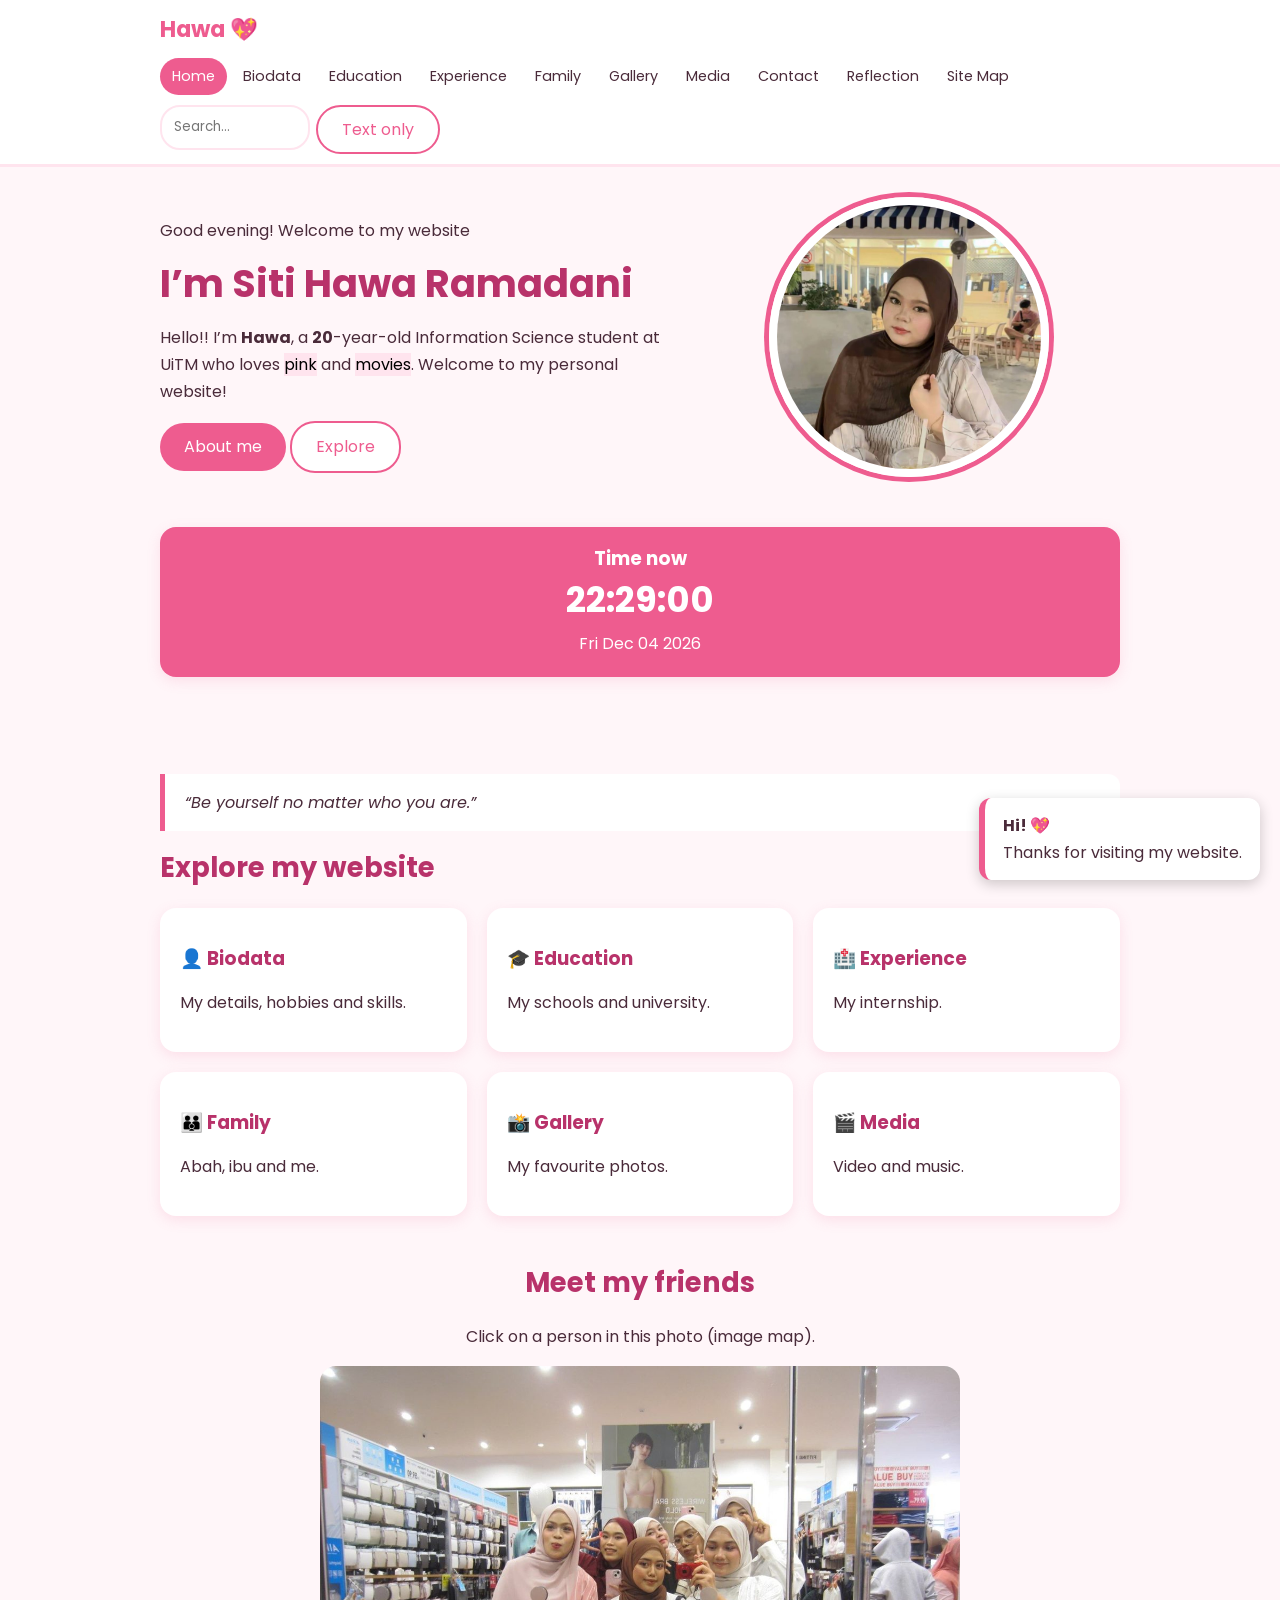
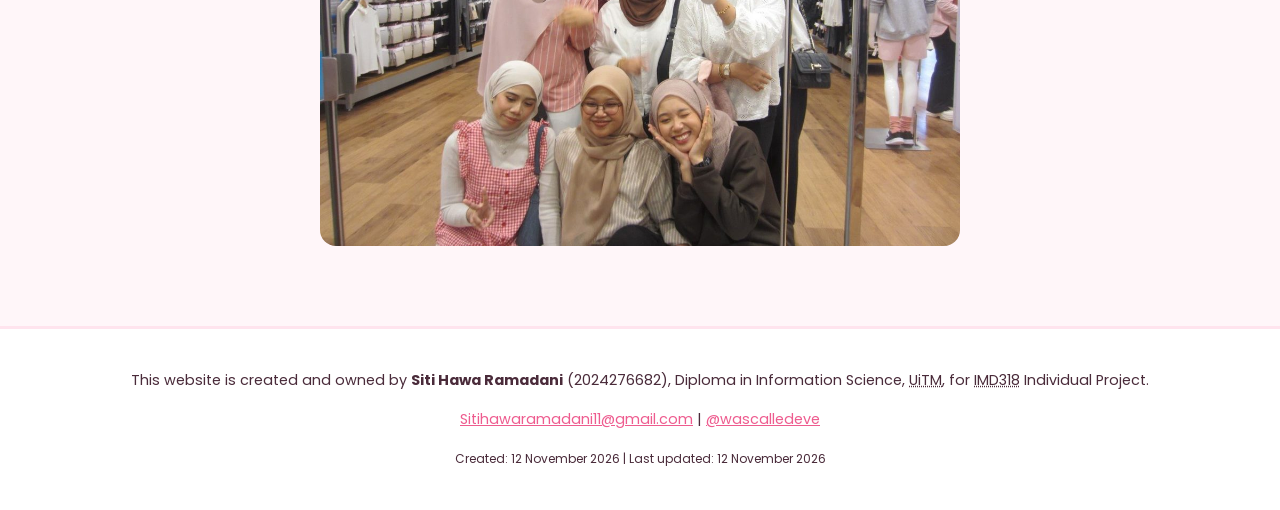
<file: index.html>
<!DOCTYPE html>
<html lang="en">
<head>
  <meta charset="UTF-8">
  <meta name="viewport" content="width=device-width, initial-scale=1.0">
  <meta name="author" content="Siti Hawa Ramadani">
  <title>Home | Siti Hawa Ramadani</title>
  <link href="https://fonts.googleapis.com/css2?family=Poppins:wght@400;600&display=swap" rel="stylesheet">
  <link rel="stylesheet" href="style.css">
</head>
<body id="home">

  <!-- HEADER: logo, menu, search -->
  <header class="site-header">
    <div class="header-inner">
      <a class="logo" href="index.html">Hawa &#128150;</a>
      <nav>
        <ul>
          <li><a href="index.html" class="active">Home</a></li>
          <li><a href="biodata.html">Biodata</a></li>
          <li><a href="education.html">Education</a></li>
          <li><a href="experience.html">Experience</a></li>
          <li><a href="family.html">Family</a></li>
          <li><a href="gallery.html">Gallery</a></li>
          <li><a href="media.html">Media</a></li>
          <li><a href="contact.html">Contact</a></li>
          <li><a href="reflection.html">Reflection</a></li>
          <li><a href="sitemap.html">Site Map</a></li>
        </ul>
      </nav>
      <div class="tools">
        <input type="search" id="search" placeholder="Search..." oninput="search()">
        <button class="btn light" type="button" onclick="toggleText()">Text only</button>
        <ul id="results"></ul>
      </div>
    </div>
  </header>

  <!-- MAIN CONTENT -->
  <main>

    <!-- Hero: greeting, name, profile picture -->
    <section class="hero">
      <div>
        <p id="greeting"><b>Hello!</b></p>
        <h1>I&rsquo;m Siti Hawa Ramadani</h1>
        <p>Hello!! I&rsquo;m <b>Hawa</b>, a <b id="age">20</b>-year-old Information Science student at UiTM who loves <mark>pink</mark> and <mark>movies</mark>.
           Welcome to my personal website!</p>
        <a class="btn" href="biodata.html">About me</a>
        <a class="btn light" href="#explore">Explore</a>
      </div>
      <img class="profile-pic" src="profile.jpg" alt="Photo of Siti Hawa Ramadani">
    </section>

    <!-- Clock -->
    <section class="card clock">
      <h3>Time now</h3>
      <div id="time">00:00:00</div>
      <div id="date"></div>
    </section>
    <br>

    <blockquote>&ldquo;Be yourself no matter who you are.&rdquo;</blockquote>

    <!-- Links to other pages -->
    <section id="explore">
      <h2>Explore my website</h2>
      <div class="grid grid-3">
        <a class="card card-link" href="biodata.html"><h3>&#128100; Biodata</h3><p>My details, hobbies and skills.</p></a>
        <a class="card card-link" href="education.html"><h3>&#127891; Education</h3><p>My schools and university.</p></a>
        <a class="card card-link" href="experience.html"><h3>&#127973; Experience</h3><p>My internship.</p></a>
        <a class="card card-link" href="family.html"><h3>&#128106; Family</h3><p>Abah, ibu and me.</p></a>
        <a class="card card-link" href="gallery.html"><h3>&#128248; Gallery</h3><p>My favourite photos.</p></a>
        <a class="card card-link" href="media.html"><h3>&#127916; Media</h3><p>Video and music.</p></a>
      </div>
    </section>

    <!-- Image map: click a person to go to a page -->
    <section class="center">
      <h2>Meet my friends</h2>
      <p>Click on a person in this photo (image map).</p>
      <div class="map-box">
        <img src="classmates.jpg" width="640" height="480" usemap="#friends" alt="Group photo of my classmates">
      </div>
      <map name="friends">
        <area shape="rect" coords="160,135,280,330" href="biodata.html" alt="Biodata" title="Biodata">
        <area shape="rect" coords="280,170,360,350" href="education.html" alt="Education" title="Education">
        <area shape="rect" coords="360,150,465,360" href="experience.html" alt="Experience" title="Experience">
        <area shape="rect" coords="115,295,225,480" href="family.html" alt="Family" title="Family">
        <area shape="rect" coords="230,300,330,480" href="gallery.html" alt="Gallery" title="Gallery">
        <area shape="poly" coords="330,350,370,320,450,320,450,480,330,480" href="contact.html" alt="Contact" title="Contact">
      </map>
    </section>

  </main>

  <div id="toast"></div>

  <!-- FOOTER: statement of ownership -->
  <footer>
    <p>This website is created and owned by <strong>Siti Hawa Ramadani</strong> (2024276682),
       Diploma in Information Science, <abbr title="Universiti Teknologi MARA">UiTM</abbr>, for <abbr title="Introduction to Web Content Management and Design">IMD318</abbr> Individual Project.</p>
    <address>
      <a href="mailto:Sitihawaramadani11@gmail.com">Sitihawaramadani11@gmail.com</a> |
      <a href="https://www.instagram.com/wascalledeve" target="_blank">@wascalledeve</a>
    </address>
    <p><small>Created: 12 November 2026 | Last updated: 12 November 2026</small></p>
  </footer>

  <script src="main.js"></script>
</body>
</html>
</file>
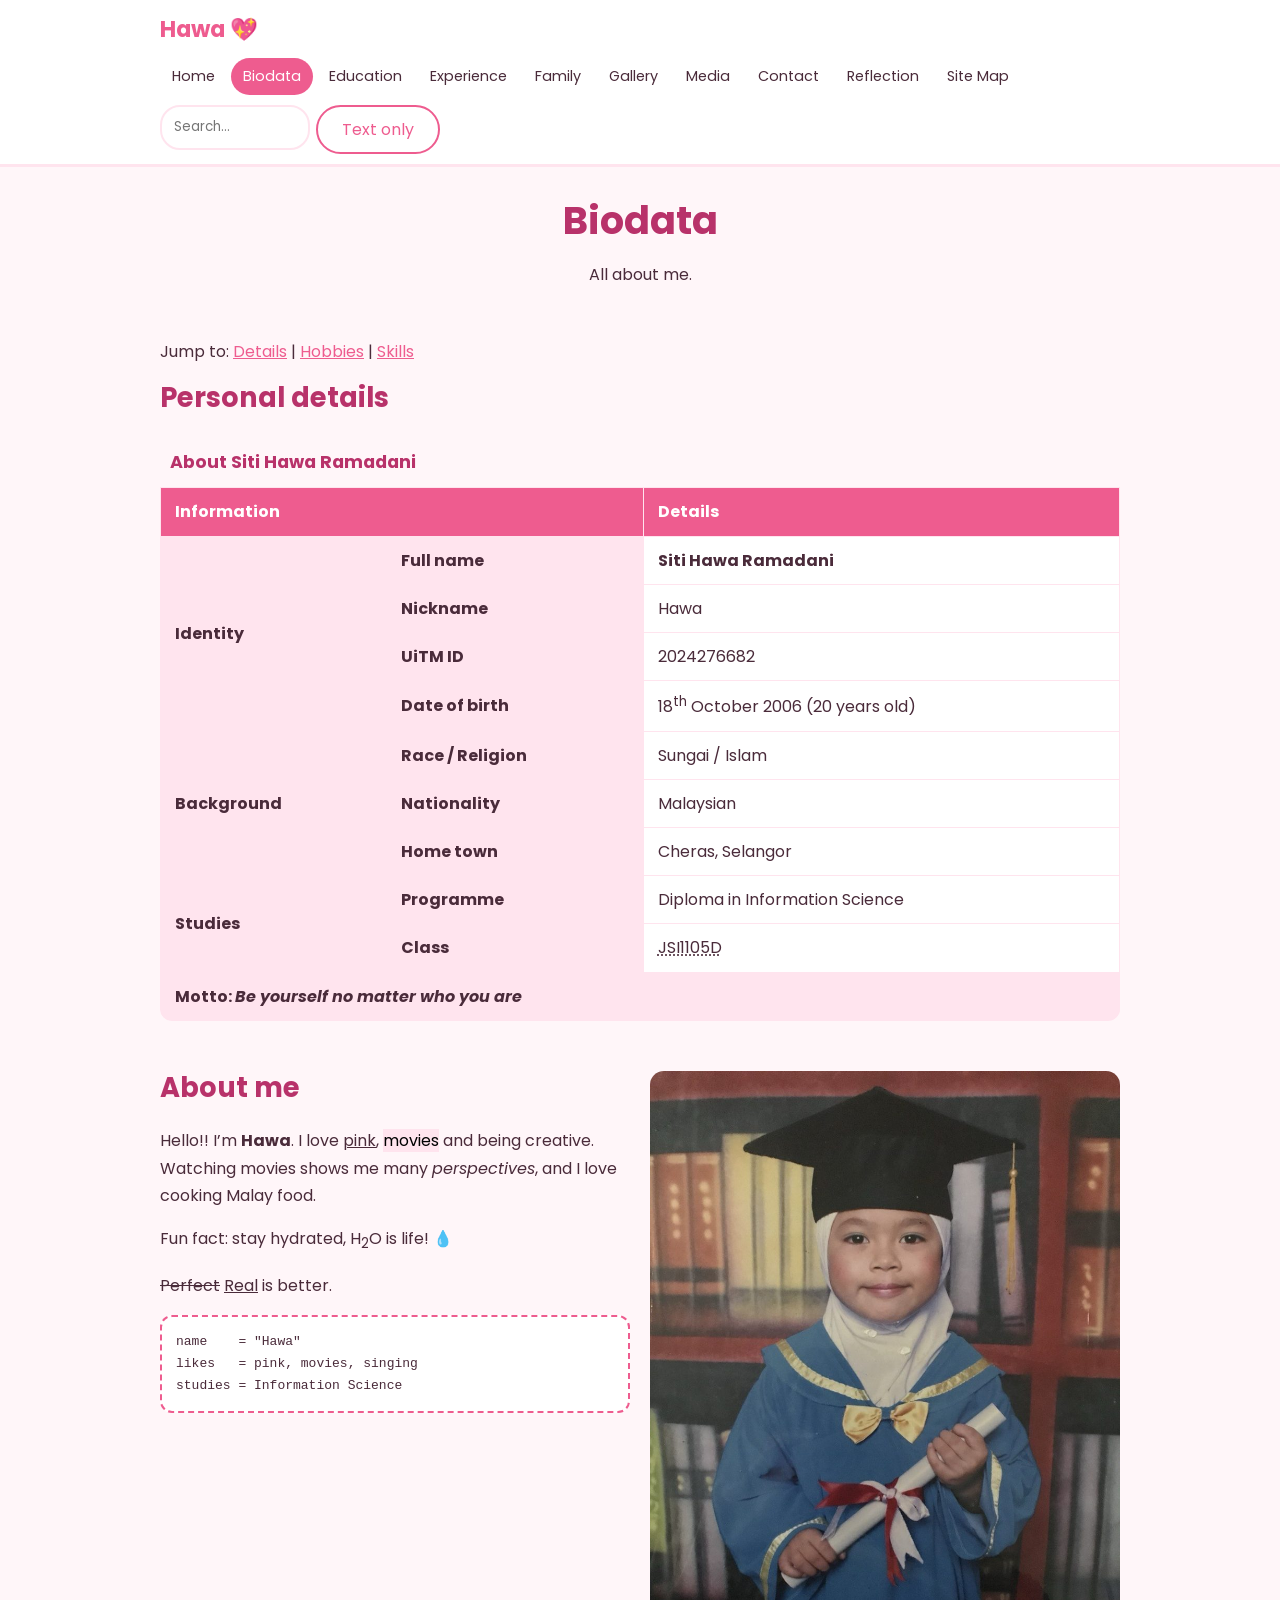
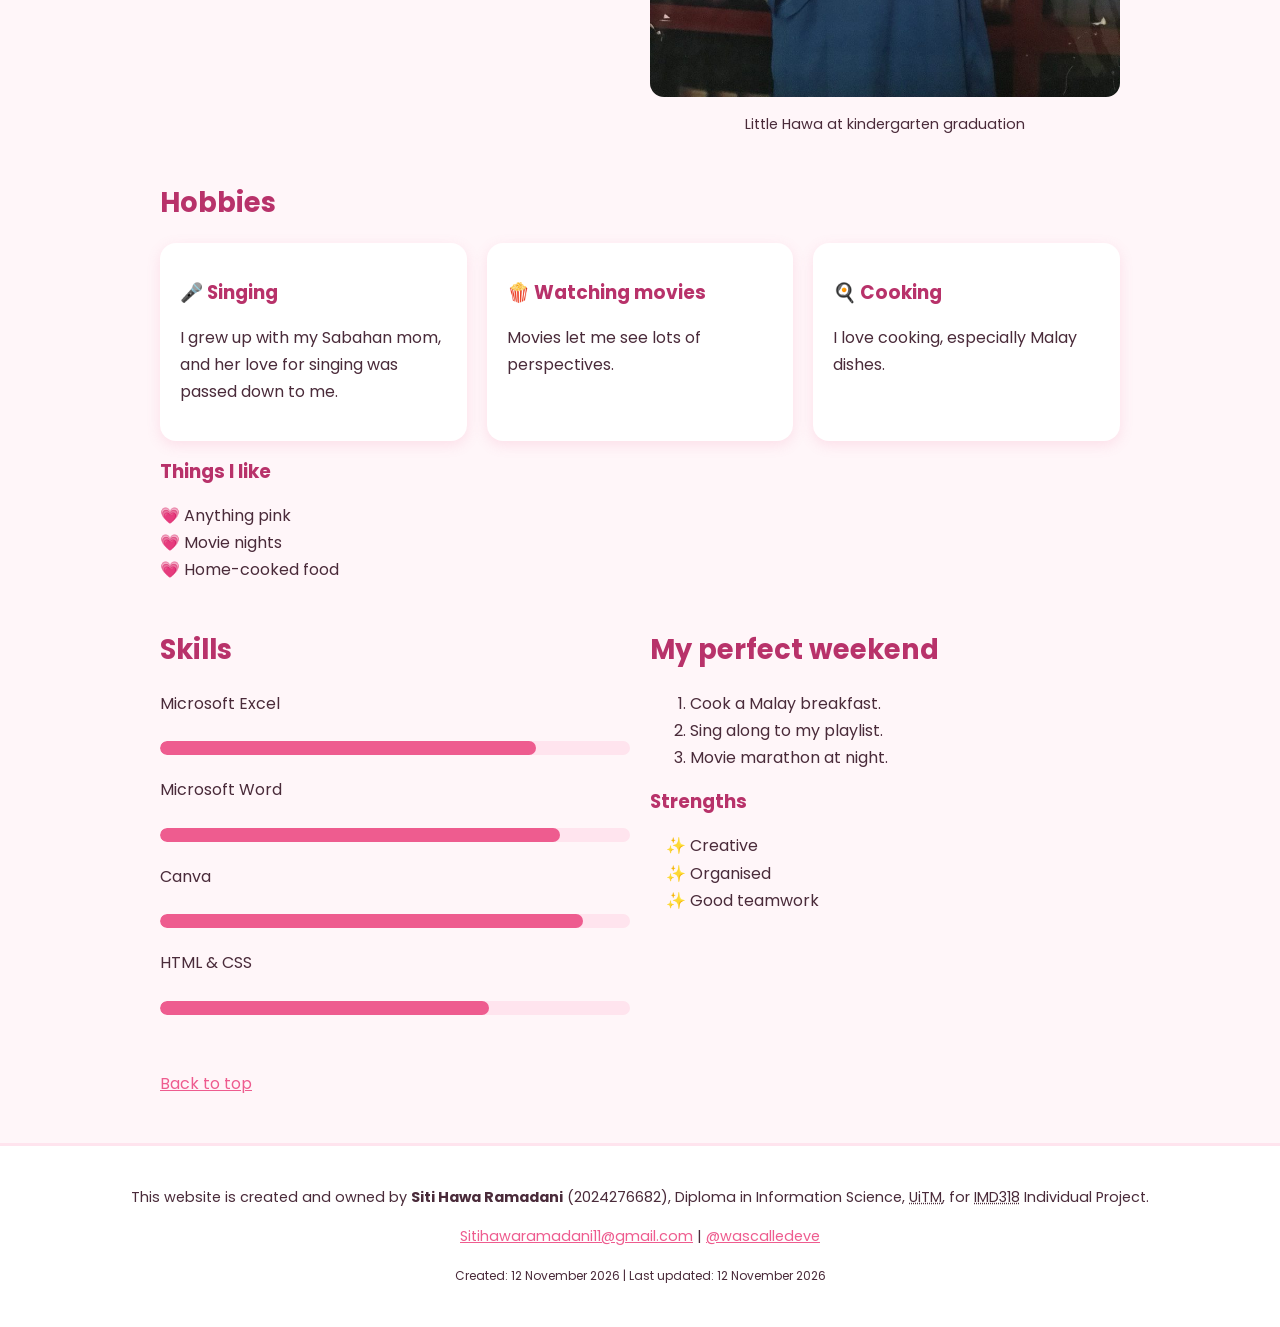
<file: biodata.html>
<!DOCTYPE html>
<html lang="en">
<head>
  <meta charset="UTF-8">
  <meta name="viewport" content="width=device-width, initial-scale=1.0">
  <meta name="author" content="Siti Hawa Ramadani">
  <title>Biodata | Siti Hawa Ramadani</title>
  <link href="https://fonts.googleapis.com/css2?family=Poppins:wght@400;600&display=swap" rel="stylesheet">
  <link rel="stylesheet" href="style.css">
</head>
<body id="">

  <!-- HEADER: logo, menu, search -->
  <header class="site-header">
    <div class="header-inner">
      <a class="logo" href="index.html">Hawa &#128150;</a>
      <nav>
        <ul>
          <li><a href="index.html">Home</a></li>
          <li><a href="biodata.html" class="active">Biodata</a></li>
          <li><a href="education.html">Education</a></li>
          <li><a href="experience.html">Experience</a></li>
          <li><a href="family.html">Family</a></li>
          <li><a href="gallery.html">Gallery</a></li>
          <li><a href="media.html">Media</a></li>
          <li><a href="contact.html">Contact</a></li>
          <li><a href="reflection.html">Reflection</a></li>
          <li><a href="sitemap.html">Site Map</a></li>
        </ul>
      </nav>
      <div class="tools">
        <input type="search" id="search" placeholder="Search..." oninput="search()">
        <button class="btn light" type="button" onclick="toggleText()">Text only</button>
        <ul id="results"></ul>
      </div>
    </div>
  </header>

  <!-- MAIN CONTENT -->
  <main>
    <section class="center">
      <h1>Biodata</h1>
      <p>All about me.</p>
    </section>
    <p>Jump to: <a href="#details">Details</a> | <a href="#hobbies">Hobbies</a> | <a href="#skills">Skills</a></p>

    <section id="details">
      <h2>Personal details</h2>
      <table>
        <caption>About Siti Hawa Ramadani</caption>
        <thead><tr><th colspan="2">Information</th><th>Details</th></tr></thead>
        <tbody>
          <tr><th rowspan="4">Identity</th><th>Full name</th><td><b>Siti Hawa Ramadani</b></td></tr>
          <tr><th>Nickname</th><td>Hawa</td></tr>
          <tr><th>UiTM ID</th><td>2024276682</td></tr>
          <tr><th>Date of birth</th><td>18<sup>th</sup> October 2006 (<span id="age">20</span> years old)</td></tr>
          <tr><th rowspan="3">Background</th><th>Race / Religion</th><td>Sungai / Islam</td></tr>
          <tr><th>Nationality</th><td>Malaysian</td></tr>
          <tr><th>Home town</th><td>Cheras, Selangor</td></tr>
          <tr><th rowspan="2">Studies</th><th>Programme</th><td>Diploma in Information Science</td></tr>
          <tr><th>Class</th><td><abbr title="Class code">JSI1105D</abbr></td></tr>
        </tbody>
        <tfoot><tr><td colspan="3">Motto: <i>Be yourself no matter who you are</i></td></tr></tfoot>
      </table>
    </section>

    <section class="grid grid-2">
      <div>
        <h2>About me</h2>
        <p>Hello!! I&rsquo;m <b>Hawa</b>. I love <u>pink</u>, <mark>movies</mark> and being creative.
           Watching movies shows me many <i>perspectives</i>, and I love cooking Malay food.</p>
        <p>Fun fact: stay hydrated, H<sub>2</sub>O is life! &#128167;</p>
        <p><del>Perfect</del> <ins>Real</ins> is better.</p>
<pre>
name    = "Hawa"
likes   = pink, movies, singing
studies = Information Science
</pre>
      </div>
      <figure>
        <img src="kindergarten.jpg" alt="Hawa at kindergarten graduation">
        <figcaption>Little Hawa at kindergarten graduation</figcaption>
      </figure>
    </section>

    <section id="hobbies">
      <h2>Hobbies</h2>
      <div class="grid grid-3">
        <div class="card"><h3>&#127908; Singing</h3><p>I grew up with my Sabahan mom, and her love for singing was passed down to me.</p></div>
        <div class="card"><h3>&#127871; Watching movies</h3><p>Movies let me see lots of perspectives.</p></div>
        <div class="card"><h3>&#127859; Cooking</h3><p>I love cooking, especially Malay dishes.</p></div>
      </div>
      <h3>Things I like</h3>
      <ul class="hearts">
        <li>Anything pink</li>
        <li>Movie nights</li>
        <li>Home-cooked food</li>
      </ul>
    </section>

    <section id="skills" class="grid grid-2">
      <div>
        <h2>Skills</h2>
        <p>Microsoft Excel</p><progress value="80" max="100"></progress>
        <p>Microsoft Word</p><progress value="85" max="100"></progress>
        <p>Canva</p><progress value="90" max="100"></progress>
        <p>HTML &amp; CSS</p><progress value="70" max="100"></progress>
      </div>
      <div>
        <h2>My perfect weekend</h2>
        <ol>
          <li>Cook a Malay breakfast.</li>
          <li>Sing along to my playlist.</li>
          <li>Movie marathon at night.</li>
        </ol>
        <h3>Strengths</h3>
        <ul class="stars">
          <li>Creative</li>
          <li>Organised</li>
          <li>Good teamwork</li>
        </ul>
      </div>
    </section>
    <p><a href="#top">Back to top</a></p>

  </main>

  <div id="toast"></div>

  <!-- FOOTER: statement of ownership -->
  <footer>
    <p>This website is created and owned by <strong>Siti Hawa Ramadani</strong> (2024276682),
       Diploma in Information Science, <abbr title="Universiti Teknologi MARA">UiTM</abbr>, for <abbr title="Introduction to Web Content Management and Design">IMD318</abbr> Individual Project.</p>
    <address>
      <a href="mailto:Sitihawaramadani11@gmail.com">Sitihawaramadani11@gmail.com</a> |
      <a href="https://www.instagram.com/wascalledeve" target="_blank">@wascalledeve</a>
    </address>
    <p><small>Created: 12 November 2026 | Last updated: 12 November 2026</small></p>
  </footer>

  <script src="main.js"></script>
</body>
</html>
</file>
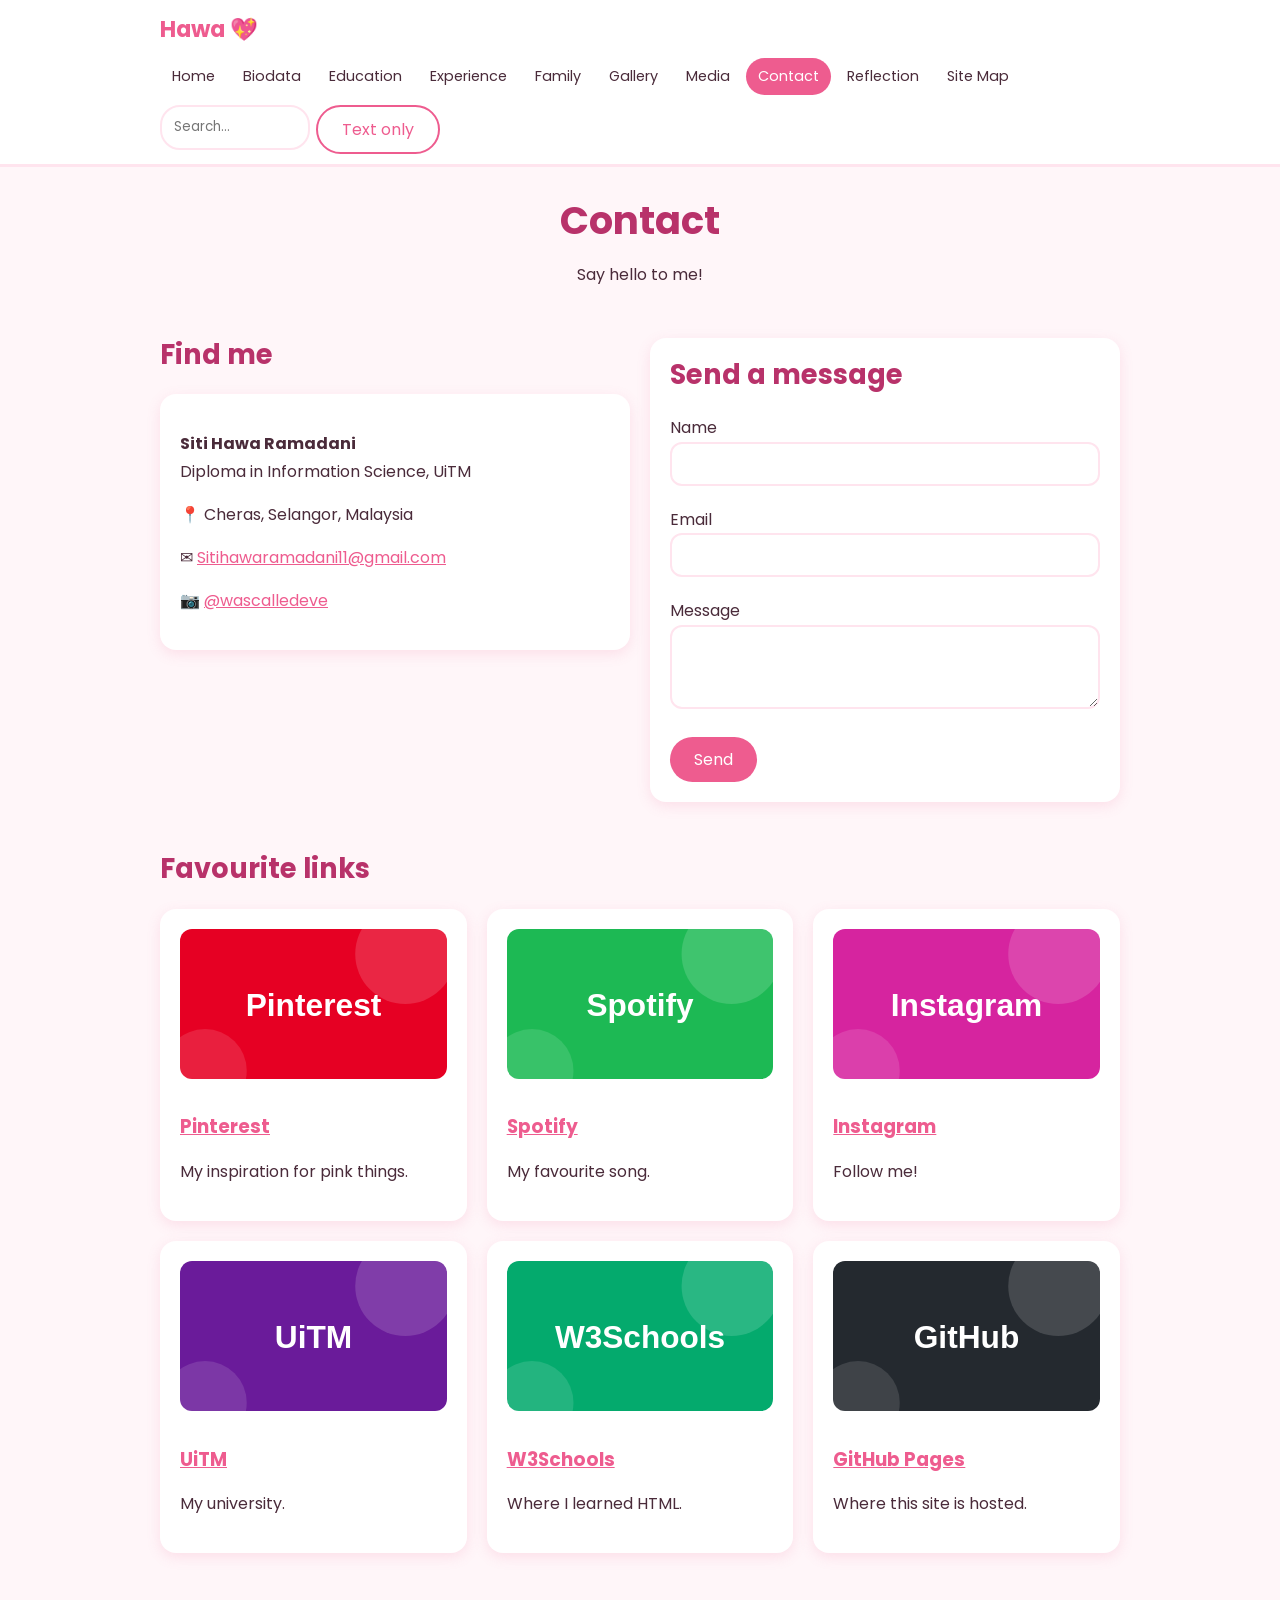
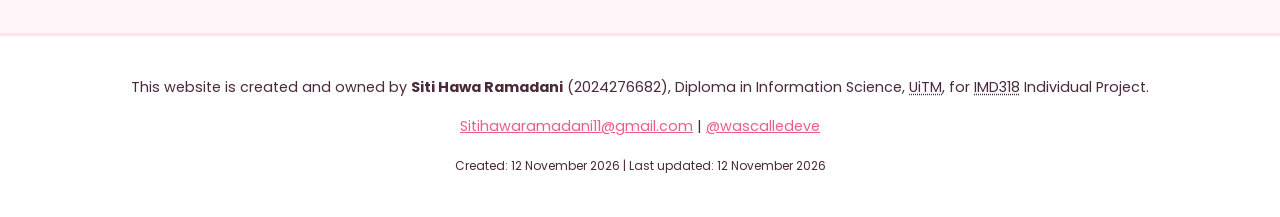
<file: contact.html>
<!DOCTYPE html>
<html lang="en">
<head>
  <meta charset="UTF-8">
  <meta name="viewport" content="width=device-width, initial-scale=1.0">
  <meta name="author" content="Siti Hawa Ramadani">
  <title>Contact | Siti Hawa Ramadani</title>
  <link href="https://fonts.googleapis.com/css2?family=Poppins:wght@400;600&display=swap" rel="stylesheet">
  <link rel="stylesheet" href="style.css">
</head>
<body id="">

  <!-- HEADER: logo, menu, search -->
  <header class="site-header">
    <div class="header-inner">
      <a class="logo" href="index.html">Hawa &#128150;</a>
      <nav>
        <ul>
          <li><a href="index.html">Home</a></li>
          <li><a href="biodata.html">Biodata</a></li>
          <li><a href="education.html">Education</a></li>
          <li><a href="experience.html">Experience</a></li>
          <li><a href="family.html">Family</a></li>
          <li><a href="gallery.html">Gallery</a></li>
          <li><a href="media.html">Media</a></li>
          <li><a href="contact.html" class="active">Contact</a></li>
          <li><a href="reflection.html">Reflection</a></li>
          <li><a href="sitemap.html">Site Map</a></li>
        </ul>
      </nav>
      <div class="tools">
        <input type="search" id="search" placeholder="Search..." oninput="search()">
        <button class="btn light" type="button" onclick="toggleText()">Text only</button>
        <ul id="results"></ul>
      </div>
    </div>
  </header>

  <!-- MAIN CONTENT -->
  <main>
    <section class="center">
      <h1>Contact</h1>
      <p>Say hello to me!</p>
    </section>
    <section class="grid grid-2">
      <div>
        <h2>Find me</h2>
        <address class="card">
          <p><b>Siti Hawa Ramadani</b><br>Diploma in Information Science, UiTM</p>
          <p>&#128205; Cheras, Selangor, Malaysia</p>
          <p>&#9993; <a href="mailto:Sitihawaramadani11@gmail.com">Sitihawaramadani11@gmail.com</a></p>
          <p>&#128247; <a href="https://www.instagram.com/wascalledeve" target="_blank">@wascalledeve</a></p>
        </address>
      </div>
      <form class="card" onsubmit="checkForm(event)">
        <h2>Send a message</h2>
        <label for="name">Name</label>
        <input type="text" id="name"><span class="error" id="nameError"></span>
        <label for="email">Email</label>
        <input type="text" id="email"><span class="error" id="emailError"></span>
        <label for="message">Message</label>
        <textarea id="message" rows="3"></textarea><span class="error" id="messageError"></span>
        <button class="btn" type="submit">Send</button>
      </form>
    </section>

    <section>
      <h2>Favourite links</h2>
      <div class="grid grid-3">
        <div class="card">
          <a href="https://www.pinterest.com" target="_blank"><img class="thumb" src="thumb-pinterest.svg" alt="Pinterest thumbnail"></a>
          <h3><a href="https://www.pinterest.com" target="_blank">Pinterest</a></h3><p>My inspiration for pink things.</p>
        </div>
        <div class="card">
          <a href="https://open.spotify.com/track/4gGYiGsxhPYpsGIttWLwlT" target="_blank"><img class="thumb" src="thumb-spotify.svg" alt="Spotify thumbnail"></a>
          <h3><a href="https://open.spotify.com/track/4gGYiGsxhPYpsGIttWLwlT" target="_blank">Spotify</a></h3><p>My favourite song.</p>
        </div>
        <div class="card">
          <a href="https://www.instagram.com/wascalledeve" target="_blank"><img class="thumb" src="thumb-instagram.svg" alt="Instagram thumbnail"></a>
          <h3><a href="https://www.instagram.com/wascalledeve" target="_blank">Instagram</a></h3><p>Follow me!</p>
        </div>
        <div class="card">
          <a href="https://uitm.edu.my" target="_blank"><img class="thumb" src="thumb-uitm.svg" alt="UiTM thumbnail"></a>
          <h3><a href="https://uitm.edu.my" target="_blank">UiTM</a></h3><p>My university.</p>
        </div>
        <div class="card">
          <a href="https://www.w3schools.com/html/" target="_blank"><img class="thumb" src="thumb-w3schools.svg" alt="W3Schools thumbnail"></a>
          <h3><a href="https://www.w3schools.com/html/" target="_blank">W3Schools</a></h3><p>Where I learned HTML.</p>
        </div>
        <div class="card">
          <a href="https://pages.github.com" target="_blank"><img class="thumb" src="thumb-github.svg" alt="GitHub Pages thumbnail"></a>
          <h3><a href="https://pages.github.com" target="_blank">GitHub Pages</a></h3><p>Where this site is hosted.</p>
        </div>
      </div>
    </section>

  </main>

  <div id="toast"></div>

  <!-- FOOTER: statement of ownership -->
  <footer>
    <p>This website is created and owned by <strong>Siti Hawa Ramadani</strong> (2024276682),
       Diploma in Information Science, <abbr title="Universiti Teknologi MARA">UiTM</abbr>, for <abbr title="Introduction to Web Content Management and Design">IMD318</abbr> Individual Project.</p>
    <address>
      <a href="mailto:Sitihawaramadani11@gmail.com">Sitihawaramadani11@gmail.com</a> |
      <a href="https://www.instagram.com/wascalledeve" target="_blank">@wascalledeve</a>
    </address>
    <p><small>Created: 12 November 2026 | Last updated: 12 November 2026</small></p>
  </footer>

  <script src="main.js"></script>
</body>
</html>
</file>
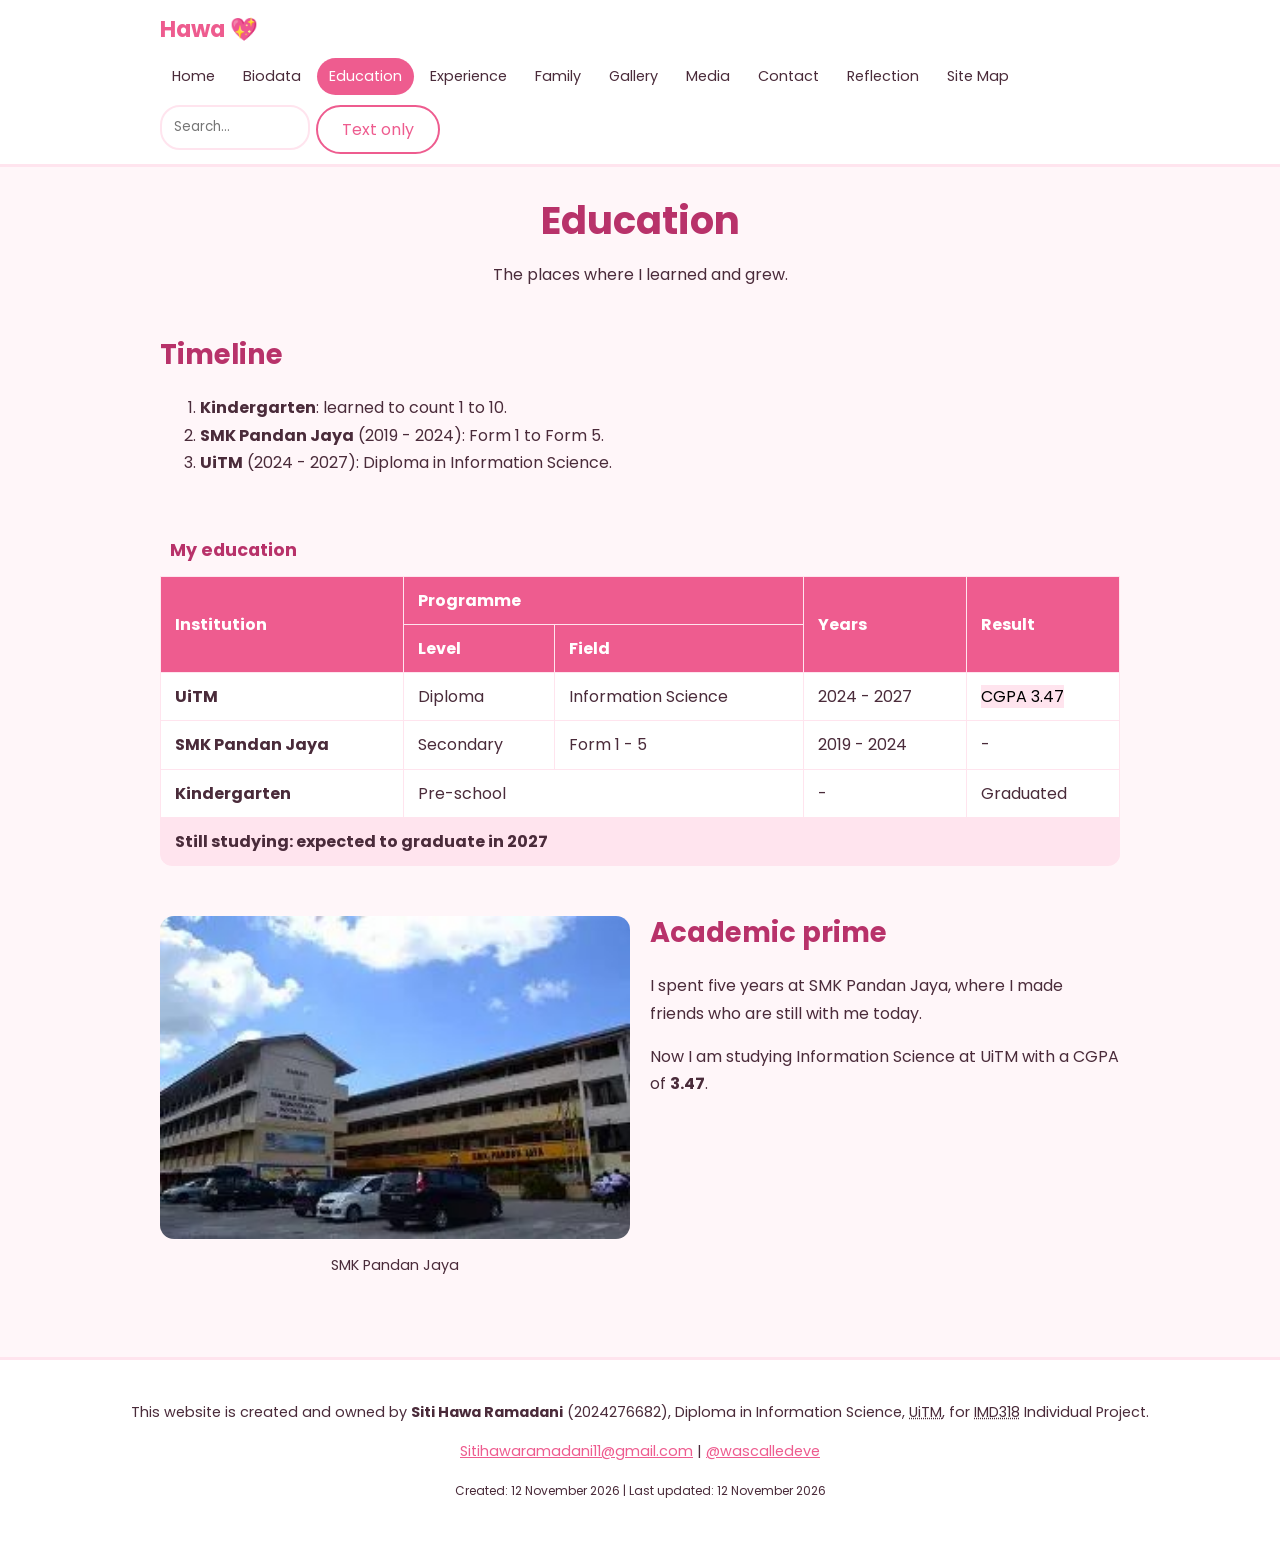
<file: education.html>
<!DOCTYPE html>
<html lang="en">
<head>
  <meta charset="UTF-8">
  <meta name="viewport" content="width=device-width, initial-scale=1.0">
  <meta name="author" content="Siti Hawa Ramadani">
  <title>Education | Siti Hawa Ramadani</title>
  <link href="https://fonts.googleapis.com/css2?family=Poppins:wght@400;600&display=swap" rel="stylesheet">
  <link rel="stylesheet" href="style.css">
</head>
<body id="">

  <!-- HEADER: logo, menu, search -->
  <header class="site-header">
    <div class="header-inner">
      <a class="logo" href="index.html">Hawa &#128150;</a>
      <nav>
        <ul>
          <li><a href="index.html">Home</a></li>
          <li><a href="biodata.html">Biodata</a></li>
          <li><a href="education.html" class="active">Education</a></li>
          <li><a href="experience.html">Experience</a></li>
          <li><a href="family.html">Family</a></li>
          <li><a href="gallery.html">Gallery</a></li>
          <li><a href="media.html">Media</a></li>
          <li><a href="contact.html">Contact</a></li>
          <li><a href="reflection.html">Reflection</a></li>
          <li><a href="sitemap.html">Site Map</a></li>
        </ul>
      </nav>
      <div class="tools">
        <input type="search" id="search" placeholder="Search..." oninput="search()">
        <button class="btn light" type="button" onclick="toggleText()">Text only</button>
        <ul id="results"></ul>
      </div>
    </div>
  </header>

  <!-- MAIN CONTENT -->
  <main>
    <section class="center">
      <h1>Education</h1>
      <p>The places where I learned and grew.</p>
    </section>
    <section>
      <h2>Timeline</h2>
      <ol>
        <li><b>Kindergarten</b>: learned to count 1 to 10.</li>
        <li><b>SMK Pandan Jaya</b> (2019 - 2024): Form 1 to Form 5.</li>
        <li><b>UiTM</b> (2024 - 2027): Diploma in Information Science.</li>
      </ol>
    </section>

    <section>
      <table>
        <caption>My education</caption>
        <thead>
          <tr><th rowspan="2">Institution</th><th colspan="2">Programme</th><th rowspan="2">Years</th><th rowspan="2">Result</th></tr>
          <tr><th>Level</th><th>Field</th></tr>
        </thead>
        <tbody>
          <tr><td><b>UiTM</b></td><td>Diploma</td><td>Information Science</td><td>2024 - 2027</td><td><mark>CGPA 3.47</mark></td></tr>
          <tr><td><b>SMK Pandan Jaya</b></td><td>Secondary</td><td>Form 1 - 5</td><td>2019 - 2024</td><td>-</td></tr>
          <tr><td><b>Kindergarten</b></td><td colspan="2">Pre-school</td><td>-</td><td>Graduated</td></tr>
        </tbody>
        <tfoot><tr><td colspan="5">Still studying: expected to graduate in 2027</td></tr></tfoot>
      </table>
    </section>

    <section class="grid grid-2">
      <figure>
        <img src="smk.jpg" alt="SMK Pandan Jaya school building">
        <figcaption>SMK Pandan Jaya</figcaption>
      </figure>
      <div>
        <h2>Academic prime</h2>
        <p>I spent five years at SMK Pandan Jaya, where I made friends who are still with me today.</p>
        <p>Now I am studying Information Science at UiTM with a CGPA of <b>3.47</b>.</p>
      </div>
    </section>

  </main>

  <div id="toast"></div>

  <!-- FOOTER: statement of ownership -->
  <footer>
    <p>This website is created and owned by <strong>Siti Hawa Ramadani</strong> (2024276682),
       Diploma in Information Science, <abbr title="Universiti Teknologi MARA">UiTM</abbr>, for <abbr title="Introduction to Web Content Management and Design">IMD318</abbr> Individual Project.</p>
    <address>
      <a href="mailto:Sitihawaramadani11@gmail.com">Sitihawaramadani11@gmail.com</a> |
      <a href="https://www.instagram.com/wascalledeve" target="_blank">@wascalledeve</a>
    </address>
    <p><small>Created: 12 November 2026 | Last updated: 12 November 2026</small></p>
  </footer>

  <script src="main.js"></script>
</body>
</html>
</file>
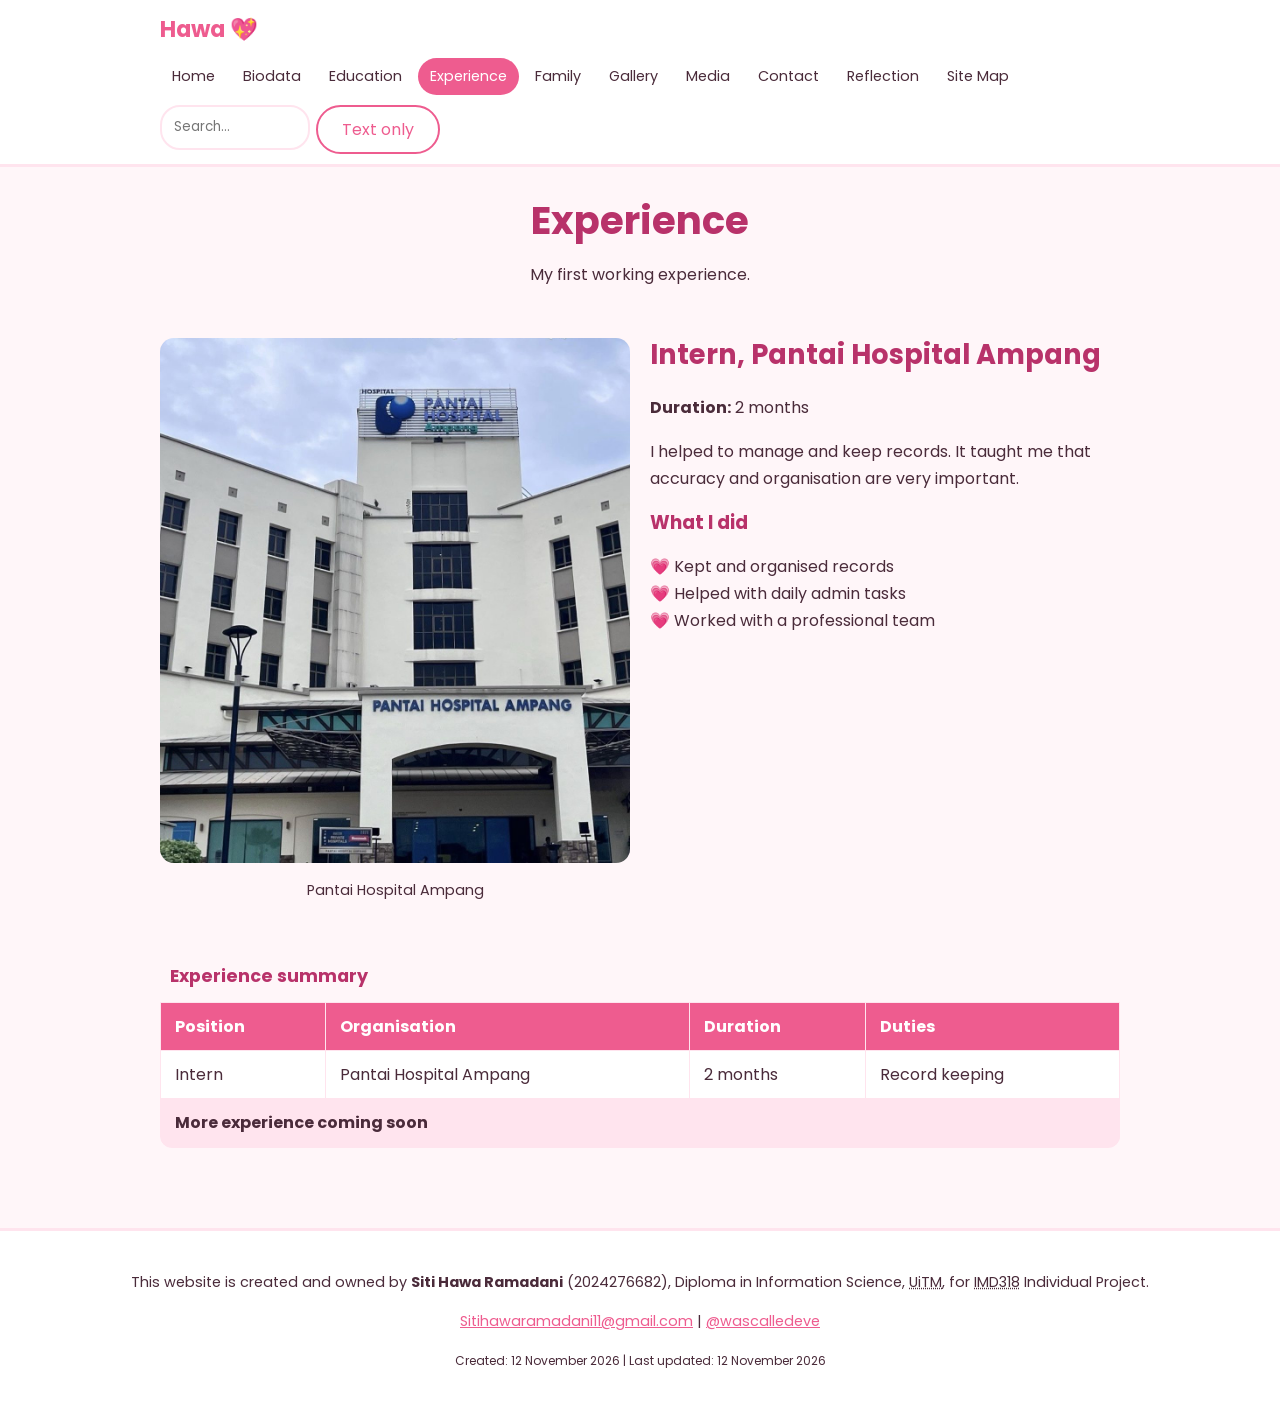
<file: experience.html>
<!DOCTYPE html>
<html lang="en">
<head>
  <meta charset="UTF-8">
  <meta name="viewport" content="width=device-width, initial-scale=1.0">
  <meta name="author" content="Siti Hawa Ramadani">
  <title>Experience | Siti Hawa Ramadani</title>
  <link href="https://fonts.googleapis.com/css2?family=Poppins:wght@400;600&display=swap" rel="stylesheet">
  <link rel="stylesheet" href="style.css">
</head>
<body id="">

  <!-- HEADER: logo, menu, search -->
  <header class="site-header">
    <div class="header-inner">
      <a class="logo" href="index.html">Hawa &#128150;</a>
      <nav>
        <ul>
          <li><a href="index.html">Home</a></li>
          <li><a href="biodata.html">Biodata</a></li>
          <li><a href="education.html">Education</a></li>
          <li><a href="experience.html" class="active">Experience</a></li>
          <li><a href="family.html">Family</a></li>
          <li><a href="gallery.html">Gallery</a></li>
          <li><a href="media.html">Media</a></li>
          <li><a href="contact.html">Contact</a></li>
          <li><a href="reflection.html">Reflection</a></li>
          <li><a href="sitemap.html">Site Map</a></li>
        </ul>
      </nav>
      <div class="tools">
        <input type="search" id="search" placeholder="Search..." oninput="search()">
        <button class="btn light" type="button" onclick="toggleText()">Text only</button>
        <ul id="results"></ul>
      </div>
    </div>
  </header>

  <!-- MAIN CONTENT -->
  <main>
    <section class="center">
      <h1>Experience</h1>
      <p>My first working experience.</p>
    </section>
    <section class="grid grid-2">
      <figure>
        <img src="hospital.jpg" alt="Pantai Hospital Ampang">
        <figcaption>Pantai Hospital Ampang</figcaption>
      </figure>
      <div>
        <h2>Intern, Pantai Hospital Ampang</h2>
        <p><b>Duration:</b> 2 months</p>
        <p>I helped to manage and keep records. It taught me that accuracy and organisation are very important.</p>
        <h3>What I did</h3>
        <ul class="hearts">
          <li>Kept and organised records</li>
          <li>Helped with daily admin tasks</li>
          <li>Worked with a professional team</li>
        </ul>
      </div>
    </section>

    <section>
      <table>
        <caption>Experience summary</caption>
        <thead><tr><th>Position</th><th>Organisation</th><th>Duration</th><th>Duties</th></tr></thead>
        <tbody><tr><td>Intern</td><td>Pantai Hospital Ampang</td><td>2 months</td><td>Record keeping</td></tr></tbody>
        <tfoot><tr><td colspan="4">More experience coming soon</td></tr></tfoot>
      </table>
    </section>

  </main>

  <div id="toast"></div>

  <!-- FOOTER: statement of ownership -->
  <footer>
    <p>This website is created and owned by <strong>Siti Hawa Ramadani</strong> (2024276682),
       Diploma in Information Science, <abbr title="Universiti Teknologi MARA">UiTM</abbr>, for <abbr title="Introduction to Web Content Management and Design">IMD318</abbr> Individual Project.</p>
    <address>
      <a href="mailto:Sitihawaramadani11@gmail.com">Sitihawaramadani11@gmail.com</a> |
      <a href="https://www.instagram.com/wascalledeve" target="_blank">@wascalledeve</a>
    </address>
    <p><small>Created: 12 November 2026 | Last updated: 12 November 2026</small></p>
  </footer>

  <script src="main.js"></script>
</body>
</html>
</file>
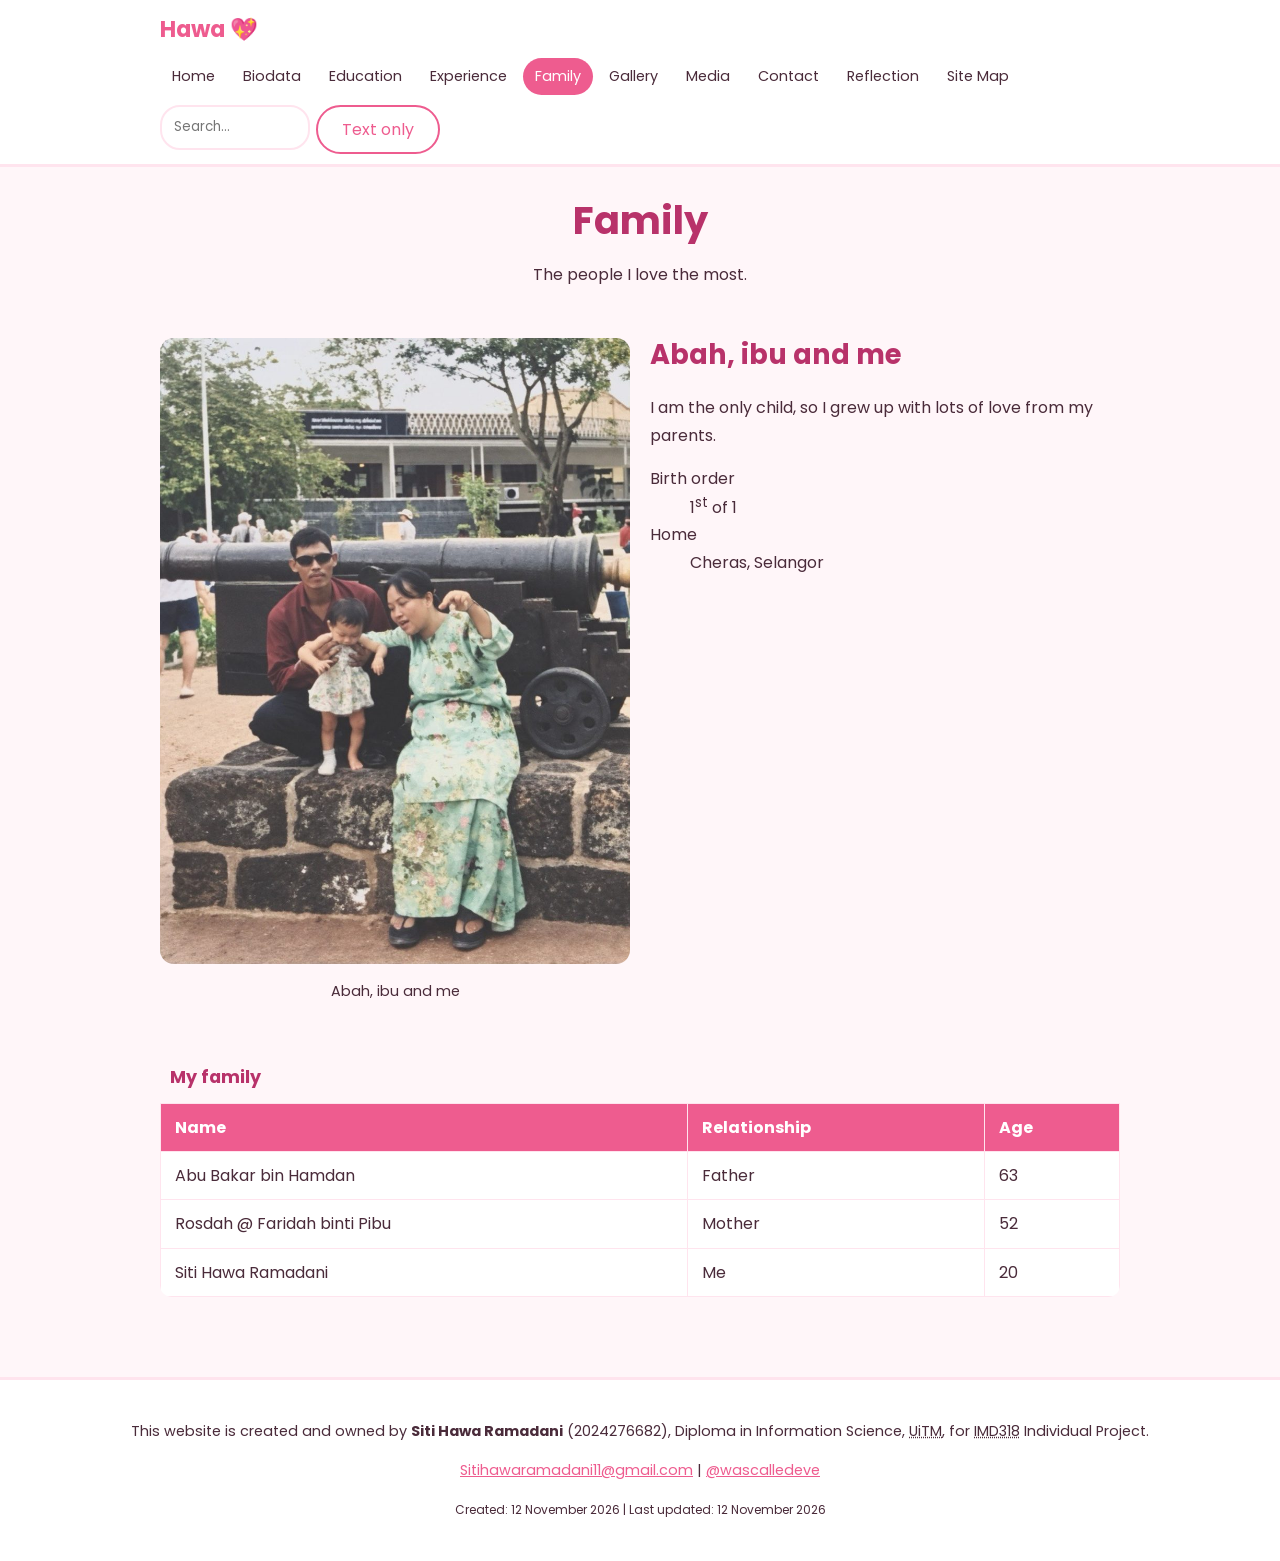
<file: family.html>
<!DOCTYPE html>
<html lang="en">
<head>
  <meta charset="UTF-8">
  <meta name="viewport" content="width=device-width, initial-scale=1.0">
  <meta name="author" content="Siti Hawa Ramadani">
  <title>Family | Siti Hawa Ramadani</title>
  <link href="https://fonts.googleapis.com/css2?family=Poppins:wght@400;600&display=swap" rel="stylesheet">
  <link rel="stylesheet" href="style.css">
</head>
<body id="">

  <!-- HEADER: logo, menu, search -->
  <header class="site-header">
    <div class="header-inner">
      <a class="logo" href="index.html">Hawa &#128150;</a>
      <nav>
        <ul>
          <li><a href="index.html">Home</a></li>
          <li><a href="biodata.html">Biodata</a></li>
          <li><a href="education.html">Education</a></li>
          <li><a href="experience.html">Experience</a></li>
          <li><a href="family.html" class="active">Family</a></li>
          <li><a href="gallery.html">Gallery</a></li>
          <li><a href="media.html">Media</a></li>
          <li><a href="contact.html">Contact</a></li>
          <li><a href="reflection.html">Reflection</a></li>
          <li><a href="sitemap.html">Site Map</a></li>
        </ul>
      </nav>
      <div class="tools">
        <input type="search" id="search" placeholder="Search..." oninput="search()">
        <button class="btn light" type="button" onclick="toggleText()">Text only</button>
        <ul id="results"></ul>
      </div>
    </div>
  </header>

  <!-- MAIN CONTENT -->
  <main>
    <section class="center">
      <h1>Family</h1>
      <p>The people I love the most.</p>
    </section>
    <section class="grid grid-2">
      <figure>
        <img src="family.jpg" alt="Hawa as a baby with her parents">
        <figcaption>Abah, ibu and me</figcaption>
      </figure>
      <div>
        <h2>Abah, ibu and me</h2>
        <p>I am the only child, so I grew up with lots of love from my parents.</p>
        <dl>
          <dt>Birth order</dt><dd>1<sup>st</sup> of 1</dd>
          <dt>Home</dt><dd>Cheras, Selangor</dd>
        </dl>
      </div>
    </section>

    <section>
      <table>
        <caption>My family</caption>
        <thead><tr><th>Name</th><th>Relationship</th><th>Age</th></tr></thead>
        <tbody>
          <tr><td>Abu Bakar bin Hamdan</td><td>Father</td><td>63</td></tr>
          <tr><td>Rosdah @ Faridah binti Pibu</td><td>Mother</td><td>52</td></tr>
          <tr><td>Siti Hawa Ramadani</td><td>Me</td><td>20</td></tr>
        </tbody>
      </table>
    </section>

  </main>

  <div id="toast"></div>

  <!-- FOOTER: statement of ownership -->
  <footer>
    <p>This website is created and owned by <strong>Siti Hawa Ramadani</strong> (2024276682),
       Diploma in Information Science, <abbr title="Universiti Teknologi MARA">UiTM</abbr>, for <abbr title="Introduction to Web Content Management and Design">IMD318</abbr> Individual Project.</p>
    <address>
      <a href="mailto:Sitihawaramadani11@gmail.com">Sitihawaramadani11@gmail.com</a> |
      <a href="https://www.instagram.com/wascalledeve" target="_blank">@wascalledeve</a>
    </address>
    <p><small>Created: 12 November 2026 | Last updated: 12 November 2026</small></p>
  </footer>

  <script src="main.js"></script>
</body>
</html>
</file>
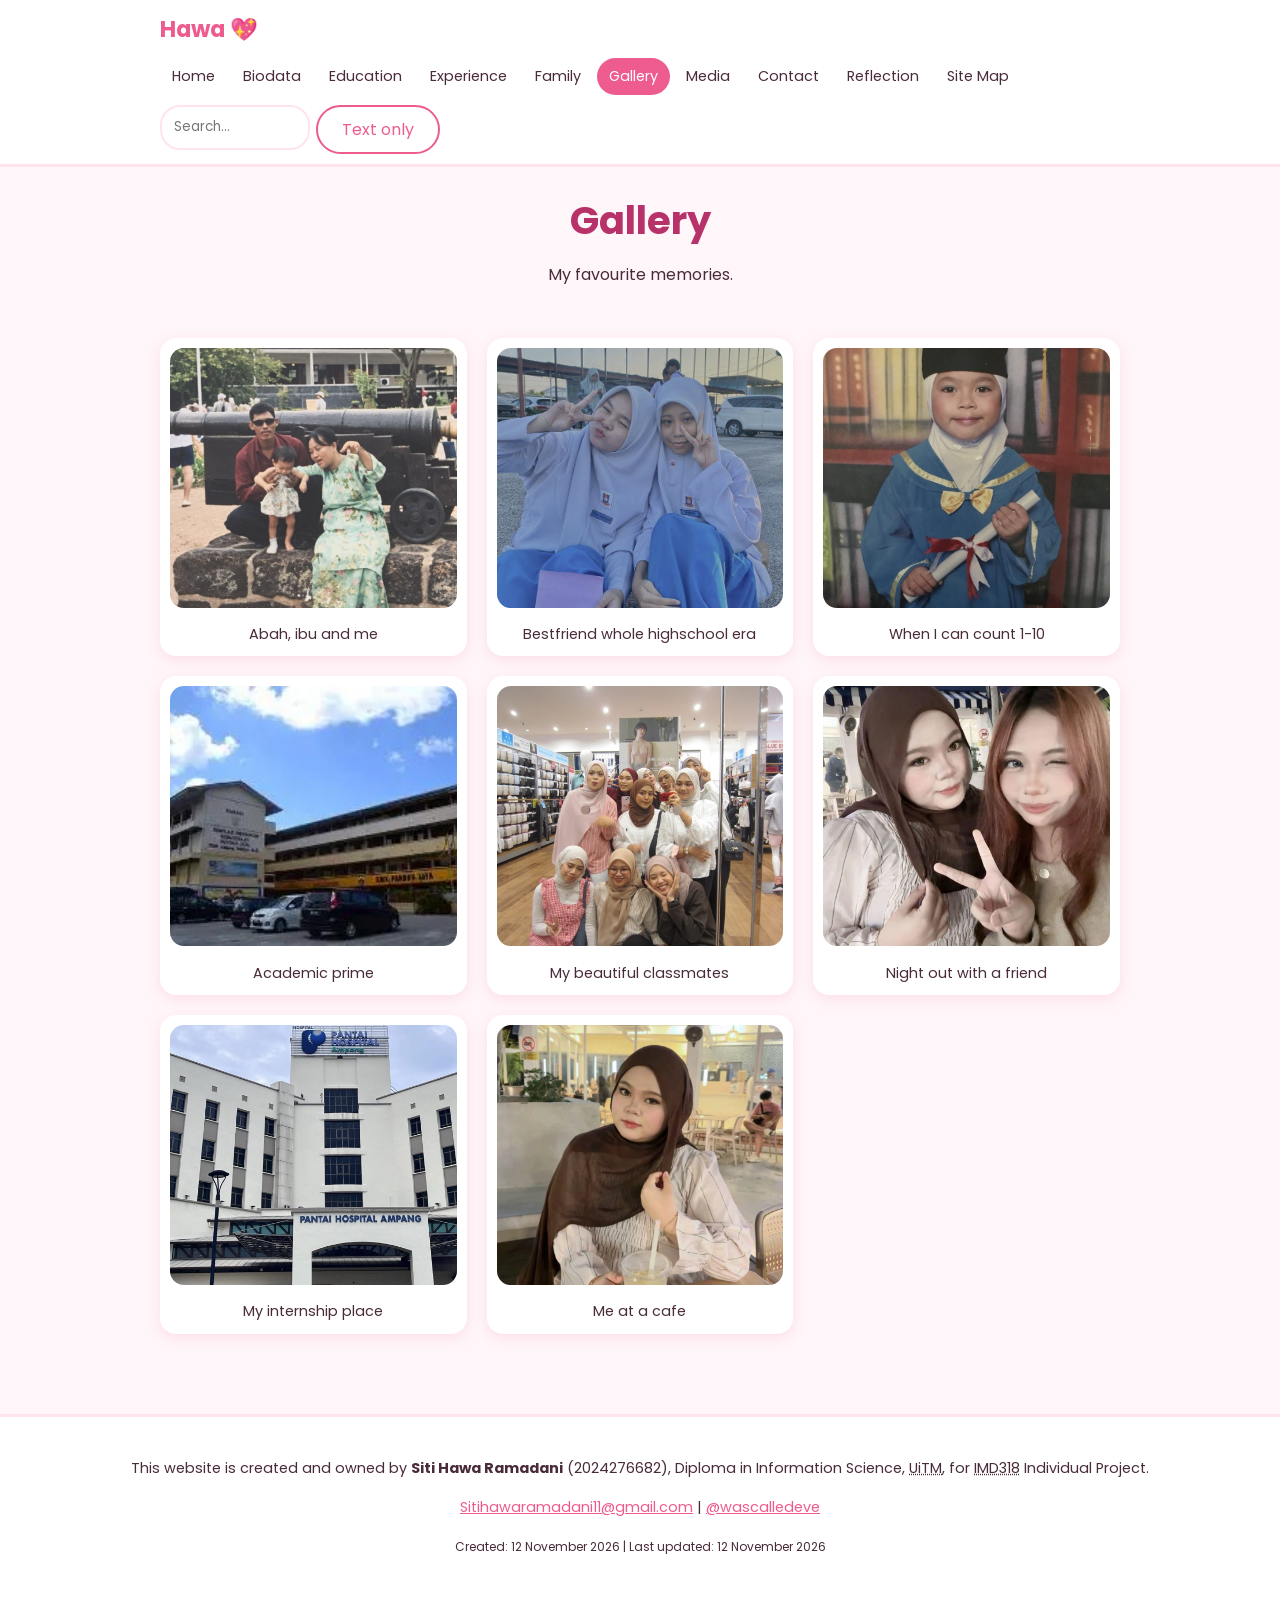
<file: gallery.html>
<!DOCTYPE html>
<html lang="en">
<head>
  <meta charset="UTF-8">
  <meta name="viewport" content="width=device-width, initial-scale=1.0">
  <meta name="author" content="Siti Hawa Ramadani">
  <title>Gallery | Siti Hawa Ramadani</title>
  <link href="https://fonts.googleapis.com/css2?family=Poppins:wght@400;600&display=swap" rel="stylesheet">
  <link rel="stylesheet" href="style.css">
</head>
<body id="">

  <!-- HEADER: logo, menu, search -->
  <header class="site-header">
    <div class="header-inner">
      <a class="logo" href="index.html">Hawa &#128150;</a>
      <nav>
        <ul>
          <li><a href="index.html">Home</a></li>
          <li><a href="biodata.html">Biodata</a></li>
          <li><a href="education.html">Education</a></li>
          <li><a href="experience.html">Experience</a></li>
          <li><a href="family.html">Family</a></li>
          <li><a href="gallery.html" class="active">Gallery</a></li>
          <li><a href="media.html">Media</a></li>
          <li><a href="contact.html">Contact</a></li>
          <li><a href="reflection.html">Reflection</a></li>
          <li><a href="sitemap.html">Site Map</a></li>
        </ul>
      </nav>
      <div class="tools">
        <input type="search" id="search" placeholder="Search..." oninput="search()">
        <button class="btn light" type="button" onclick="toggleText()">Text only</button>
        <ul id="results"></ul>
      </div>
    </div>
  </header>

  <!-- MAIN CONTENT -->
  <main>
    <section class="center">
      <h1>Gallery</h1>
      <p>My favourite memories.</p>
    </section>
    <section class="gallery">
      <figure><img src="family.jpg" alt="Hawa with her parents"><figcaption>Abah, ibu and me</figcaption></figure>
      <figure><img src="bestfriend.jpg" alt="Two girls in school uniform"><figcaption>Bestfriend whole highschool era</figcaption></figure>
      <figure><img src="kindergarten.jpg" alt="Hawa at kindergarten graduation"><figcaption>When I can count 1-10</figcaption></figure>
      <figure><img src="smk.jpg" alt="SMK Pandan Jaya"><figcaption>Academic prime</figcaption></figure>
      <figure><img src="classmates.jpg" alt="Classmates group photo"><figcaption>My beautiful classmates</figcaption></figure>
      <figure><img src="friends.jpg" alt="Two friends at a cafe"><figcaption>Night out with a friend</figcaption></figure>
      <figure><img src="hospital.jpg" alt="Pantai Hospital Ampang"><figcaption>My internship place</figcaption></figure>
      <figure><img src="profile.jpg" alt="Hawa at a cafe"><figcaption>Me at a cafe</figcaption></figure>
    </section>

  </main>

  <div id="toast"></div>

  <!-- FOOTER: statement of ownership -->
  <footer>
    <p>This website is created and owned by <strong>Siti Hawa Ramadani</strong> (2024276682),
       Diploma in Information Science, <abbr title="Universiti Teknologi MARA">UiTM</abbr>, for <abbr title="Introduction to Web Content Management and Design">IMD318</abbr> Individual Project.</p>
    <address>
      <a href="mailto:Sitihawaramadani11@gmail.com">Sitihawaramadani11@gmail.com</a> |
      <a href="https://www.instagram.com/wascalledeve" target="_blank">@wascalledeve</a>
    </address>
    <p><small>Created: 12 November 2026 | Last updated: 12 November 2026</small></p>
  </footer>

  <script src="main.js"></script>
</body>
</html>
</file>
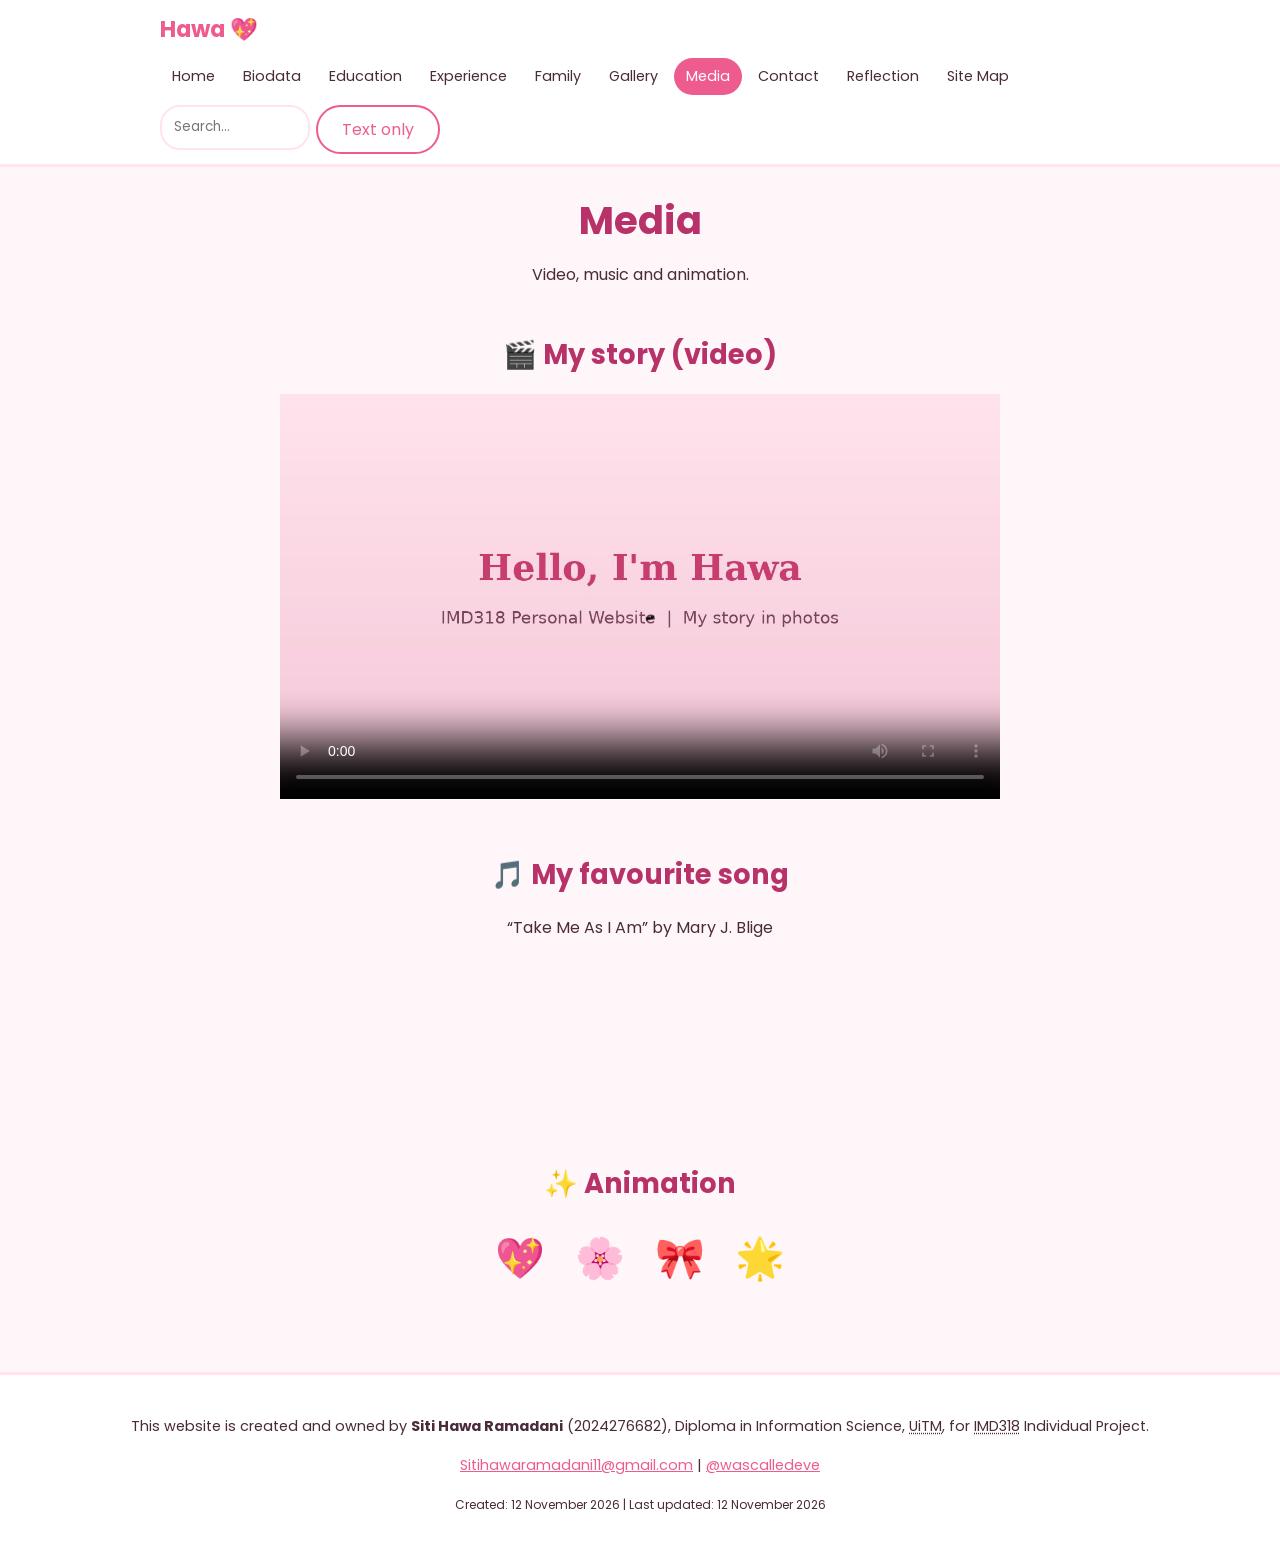
<file: media.html>
<!DOCTYPE html>
<html lang="en">
<head>
  <meta charset="UTF-8">
  <meta name="viewport" content="width=device-width, initial-scale=1.0">
  <meta name="author" content="Siti Hawa Ramadani">
  <title>Media | Siti Hawa Ramadani</title>
  <link href="https://fonts.googleapis.com/css2?family=Poppins:wght@400;600&display=swap" rel="stylesheet">
  <link rel="stylesheet" href="style.css">
</head>
<body id="">

  <!-- HEADER: logo, menu, search -->
  <header class="site-header">
    <div class="header-inner">
      <a class="logo" href="index.html">Hawa &#128150;</a>
      <nav>
        <ul>
          <li><a href="index.html">Home</a></li>
          <li><a href="biodata.html">Biodata</a></li>
          <li><a href="education.html">Education</a></li>
          <li><a href="experience.html">Experience</a></li>
          <li><a href="family.html">Family</a></li>
          <li><a href="gallery.html">Gallery</a></li>
          <li><a href="media.html" class="active">Media</a></li>
          <li><a href="contact.html">Contact</a></li>
          <li><a href="reflection.html">Reflection</a></li>
          <li><a href="sitemap.html">Site Map</a></li>
        </ul>
      </nav>
      <div class="tools">
        <input type="search" id="search" placeholder="Search..." oninput="search()">
        <button class="btn light" type="button" onclick="toggleText()">Text only</button>
        <ul id="results"></ul>
      </div>
    </div>
  </header>

  <!-- MAIN CONTENT -->
  <main>
    <section class="center">
      <h1>Media</h1>
      <p>Video, music and animation.</p>
    </section>
    <section class="center">
      <h2>&#127916; My story (video)</h2>
      <video controls width="720" poster="video-poster.jpg">
        <source src="my-story.mp4" type="video/mp4">
        Your browser does not support video.
      </video>
    </section>

    <section class="center">
      <h2>&#127925; My favourite song</h2>
      <p>&ldquo;Take Me As I Am&rdquo; by Mary J. Blige</p>
      <iframe title="Spotify player" src="https://open.spotify.com/embed/track/4gGYiGsxhPYpsGIttWLwlT" width="100%" height="152" style="max-width:600px;border:0" allow="encrypted-media"></iframe>
    </section>

    <section class="center">
      <h2>&#10024; Animation</h2>
      <div class="anim"><span>&#128150;</span><span>&#127800;</span><span>&#127872;</span><span>&#127775;</span></div>
    </section>

  </main>

  <div id="toast"></div>

  <!-- FOOTER: statement of ownership -->
  <footer>
    <p>This website is created and owned by <strong>Siti Hawa Ramadani</strong> (2024276682),
       Diploma in Information Science, <abbr title="Universiti Teknologi MARA">UiTM</abbr>, for <abbr title="Introduction to Web Content Management and Design">IMD318</abbr> Individual Project.</p>
    <address>
      <a href="mailto:Sitihawaramadani11@gmail.com">Sitihawaramadani11@gmail.com</a> |
      <a href="https://www.instagram.com/wascalledeve" target="_blank">@wascalledeve</a>
    </address>
    <p><small>Created: 12 November 2026 | Last updated: 12 November 2026</small></p>
  </footer>

  <script src="main.js"></script>
</body>
</html>
</file>
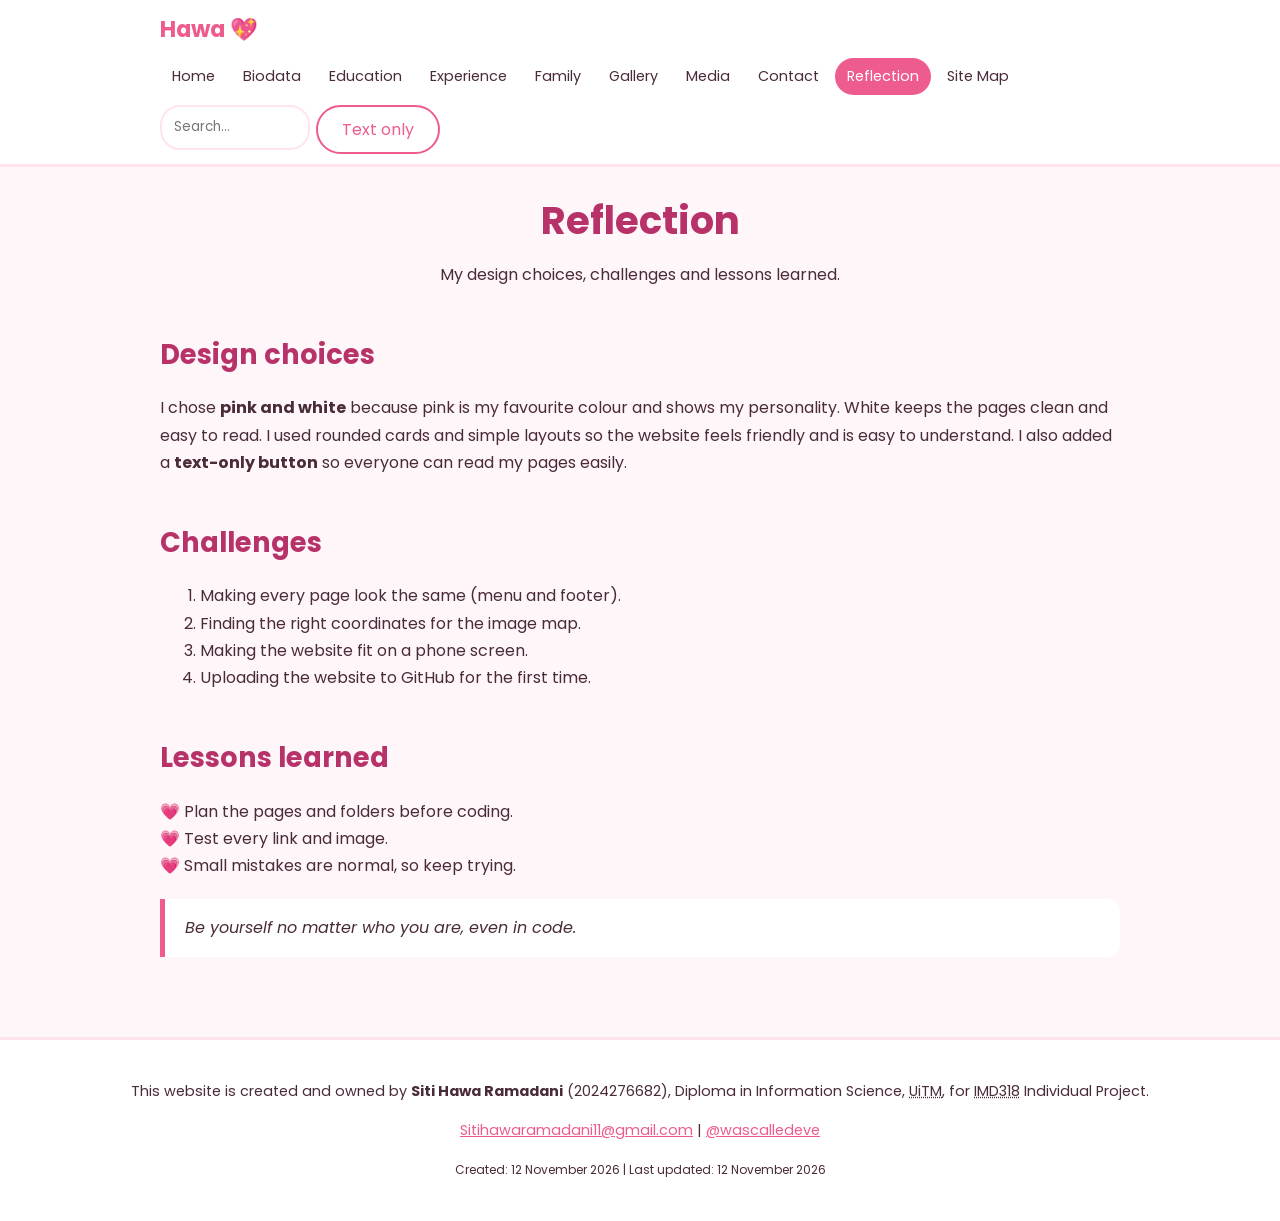
<file: reflection.html>
<!DOCTYPE html>
<html lang="en">
<head>
  <meta charset="UTF-8">
  <meta name="viewport" content="width=device-width, initial-scale=1.0">
  <meta name="author" content="Siti Hawa Ramadani">
  <title>Reflection | Siti Hawa Ramadani</title>
  <link href="https://fonts.googleapis.com/css2?family=Poppins:wght@400;600&display=swap" rel="stylesheet">
  <link rel="stylesheet" href="style.css">
</head>
<body id="">

  <!-- HEADER: logo, menu, search -->
  <header class="site-header">
    <div class="header-inner">
      <a class="logo" href="index.html">Hawa &#128150;</a>
      <nav>
        <ul>
          <li><a href="index.html">Home</a></li>
          <li><a href="biodata.html">Biodata</a></li>
          <li><a href="education.html">Education</a></li>
          <li><a href="experience.html">Experience</a></li>
          <li><a href="family.html">Family</a></li>
          <li><a href="gallery.html">Gallery</a></li>
          <li><a href="media.html">Media</a></li>
          <li><a href="contact.html">Contact</a></li>
          <li><a href="reflection.html" class="active">Reflection</a></li>
          <li><a href="sitemap.html">Site Map</a></li>
        </ul>
      </nav>
      <div class="tools">
        <input type="search" id="search" placeholder="Search..." oninput="search()">
        <button class="btn light" type="button" onclick="toggleText()">Text only</button>
        <ul id="results"></ul>
      </div>
    </div>
  </header>

  <!-- MAIN CONTENT -->
  <main>
    <section class="center">
      <h1>Reflection</h1>
      <p>My design choices, challenges and lessons learned.</p>
    </section>
    <section>
      <h2>Design choices</h2>
      <p>I chose <b>pink and white</b> because pink is my favourite colour and shows my personality. White keeps the pages clean and easy to read.
         I used rounded cards and simple layouts so the website feels friendly and is easy to understand.
         I also added a <b>text-only button</b> so everyone can read my pages easily.</p>
    </section>
    <section>
      <h2>Challenges</h2>
      <ol>
        <li>Making every page look the same (menu and footer).</li>
        <li>Finding the right coordinates for the image map.</li>
        <li>Making the website fit on a phone screen.</li>
        <li>Uploading the website to GitHub for the first time.</li>
      </ol>
    </section>
    <section>
      <h2>Lessons learned</h2>
      <ul class="hearts">
        <li>Plan the pages and folders before coding.</li>
        <li>Test every link and image.</li>
        <li>Small mistakes are normal, so keep trying.</li>
      </ul>
      <blockquote>Be yourself no matter who you are, even in code.</blockquote>
    </section>

  </main>

  <div id="toast"></div>

  <!-- FOOTER: statement of ownership -->
  <footer>
    <p>This website is created and owned by <strong>Siti Hawa Ramadani</strong> (2024276682),
       Diploma in Information Science, <abbr title="Universiti Teknologi MARA">UiTM</abbr>, for <abbr title="Introduction to Web Content Management and Design">IMD318</abbr> Individual Project.</p>
    <address>
      <a href="mailto:Sitihawaramadani11@gmail.com">Sitihawaramadani11@gmail.com</a> |
      <a href="https://www.instagram.com/wascalledeve" target="_blank">@wascalledeve</a>
    </address>
    <p><small>Created: 12 November 2026 | Last updated: 12 November 2026</small></p>
  </footer>

  <script src="main.js"></script>
</body>
</html>
</file>
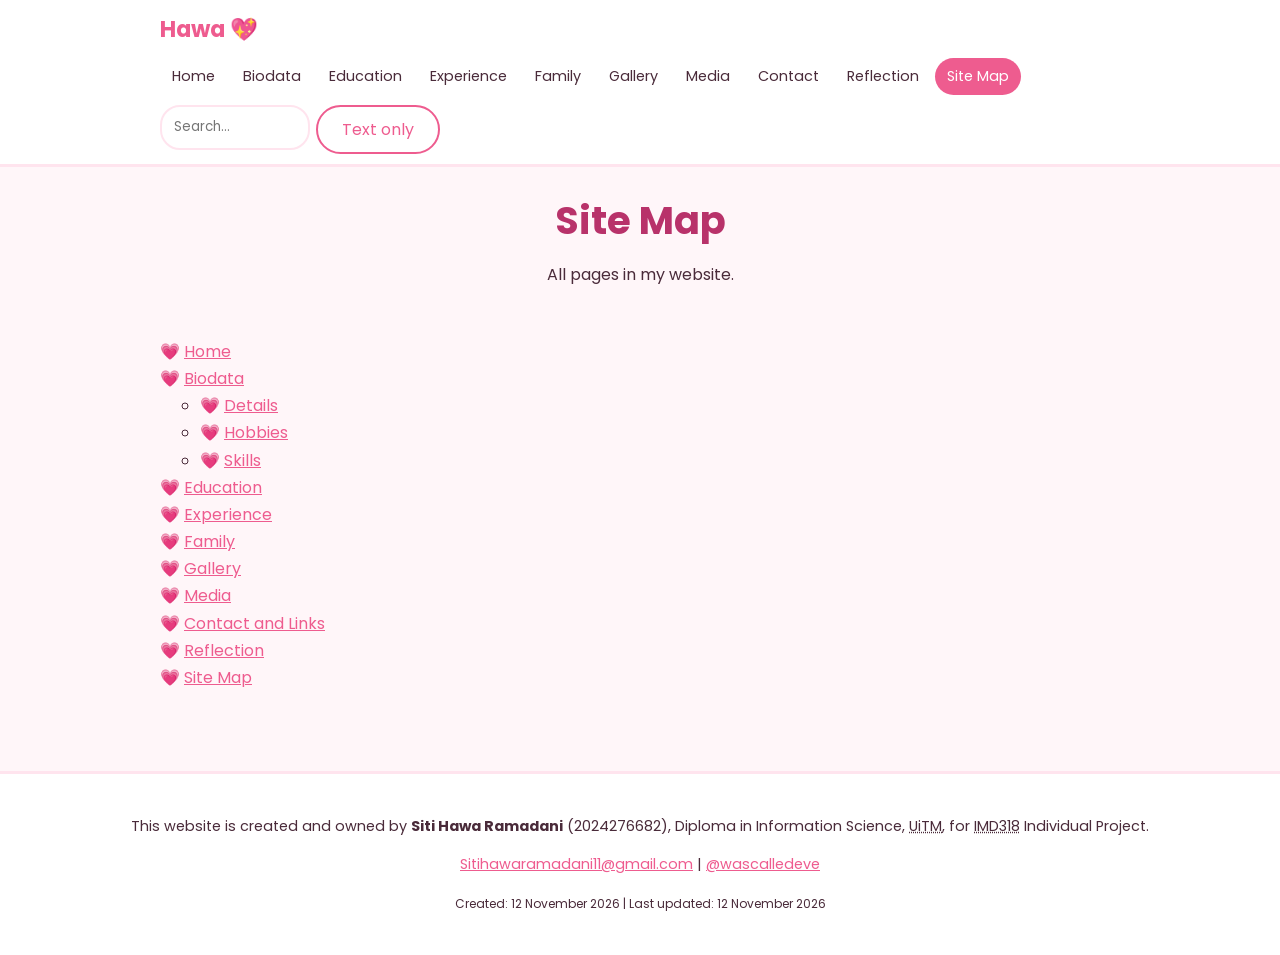
<file: sitemap.html>
<!DOCTYPE html>
<html lang="en">
<head>
  <meta charset="UTF-8">
  <meta name="viewport" content="width=device-width, initial-scale=1.0">
  <meta name="author" content="Siti Hawa Ramadani">
  <title>Site Map | Siti Hawa Ramadani</title>
  <link href="https://fonts.googleapis.com/css2?family=Poppins:wght@400;600&display=swap" rel="stylesheet">
  <link rel="stylesheet" href="style.css">
</head>
<body id="">

  <!-- HEADER: logo, menu, search -->
  <header class="site-header">
    <div class="header-inner">
      <a class="logo" href="index.html">Hawa &#128150;</a>
      <nav>
        <ul>
          <li><a href="index.html">Home</a></li>
          <li><a href="biodata.html">Biodata</a></li>
          <li><a href="education.html">Education</a></li>
          <li><a href="experience.html">Experience</a></li>
          <li><a href="family.html">Family</a></li>
          <li><a href="gallery.html">Gallery</a></li>
          <li><a href="media.html">Media</a></li>
          <li><a href="contact.html">Contact</a></li>
          <li><a href="reflection.html">Reflection</a></li>
          <li><a href="sitemap.html" class="active">Site Map</a></li>
        </ul>
      </nav>
      <div class="tools">
        <input type="search" id="search" placeholder="Search..." oninput="search()">
        <button class="btn light" type="button" onclick="toggleText()">Text only</button>
        <ul id="results"></ul>
      </div>
    </div>
  </header>

  <!-- MAIN CONTENT -->
  <main>
    <section class="center">
      <h1>Site Map</h1>
      <p>All pages in my website.</p>
    </section>
    <section>
      <ul class="hearts">
        <li><a href="index.html">Home</a></li>
        <li><a href="biodata.html">Biodata</a>
          <ul><li><a href="biodata.html#details">Details</a></li><li><a href="biodata.html#hobbies">Hobbies</a></li><li><a href="biodata.html#skills">Skills</a></li></ul></li>
        <li><a href="education.html">Education</a></li>
        <li><a href="experience.html">Experience</a></li>
        <li><a href="family.html">Family</a></li>
        <li><a href="gallery.html">Gallery</a></li>
        <li><a href="media.html">Media</a></li>
        <li><a href="contact.html">Contact and Links</a></li>
        <li><a href="reflection.html">Reflection</a></li>
        <li><a href="sitemap.html">Site Map</a></li>
      </ul>
    </section>

  </main>

  <div id="toast"></div>

  <!-- FOOTER: statement of ownership -->
  <footer>
    <p>This website is created and owned by <strong>Siti Hawa Ramadani</strong> (2024276682),
       Diploma in Information Science, <abbr title="Universiti Teknologi MARA">UiTM</abbr>, for <abbr title="Introduction to Web Content Management and Design">IMD318</abbr> Individual Project.</p>
    <address>
      <a href="mailto:Sitihawaramadani11@gmail.com">Sitihawaramadani11@gmail.com</a> |
      <a href="https://www.instagram.com/wascalledeve" target="_blank">@wascalledeve</a>
    </address>
    <p><small>Created: 12 November 2026 | Last updated: 12 November 2026</small></p>
  </footer>

  <script src="main.js"></script>
</body>
</html>
</file>
<file: style.css>
/* =====================================================
   IMD318 Personal Website - Siti Hawa Ramadani
   style.css  (simple pink + white theme)
   ===================================================== */

/* ---------- Colours (change here to change the whole theme) ---------- */
:root {
  --pink: #ee5c8f;        /* main pink */
  --pink-dark: #b8326a;   /* headings */
  --pink-light: #ffe4ee;  /* soft background */
  --pink-pale: #fff6f9;   /* page background */
  --text: #4a2b3a;
}

/* ---------- Basic page ---------- */
* { box-sizing: border-box; }
body {
  margin: 0;
  font-family: "Poppins", Arial, sans-serif;
  background: var(--pink-pale);
  color: var(--text);
  line-height: 1.7;
}
img { max-width: 100%; height: auto; }
a { color: var(--pink); }
a:hover { color: var(--pink-dark); }
h1, h2, h3 { color: var(--pink-dark); line-height: 1.25; }
h1 { font-size: 2.4rem; margin: 0 0 10px; }
h2 { font-size: 1.7rem; margin-top: 0; }
main { max-width: 1000px; margin: 0 auto; padding: 30px 20px; }
section { margin-bottom: 50px; }
.center { text-align: center; }

/* ---------- Header and navigation ---------- */
header.site-header { background: white; border-bottom: 3px solid var(--pink-light); position: sticky; top: 0; z-index: 10; }
.header-inner { max-width: 1000px; margin: 0 auto; padding: 10px 20px; display: flex; flex-wrap: wrap; align-items: center; gap: 10px; }
.logo { font-size: 1.4rem; font-weight: bold; color: var(--pink); text-decoration: none; margin-right: auto; }
nav ul { list-style: none; margin: 0; padding: 0; display: flex; flex-wrap: wrap; gap: 4px; }
nav a { display: block; padding: 6px 12px; border-radius: 20px; text-decoration: none; color: var(--text); font-size: 0.9rem; }
nav a:hover { background: var(--pink-light); }
nav a.active { background: var(--pink); color: white; }
.tools { display: flex; gap: 6px; position: relative; }
.tools input { padding: 6px 12px; border: 2px solid var(--pink-light); border-radius: 20px; width: 150px; }
#results { position: absolute; top: 100%; right: 0; z-index: 30; background: white; list-style: none; margin: 4px 0 0; padding: 6px; border-radius: 12px; box-shadow: 0 4px 14px rgba(0,0,0,0.15); display: none; }
#results a { display: block; padding: 4px 10px; text-decoration: none; }

/* ---------- Buttons and cards ---------- */
.btn { display: inline-block; background: var(--pink); color: white; padding: 10px 24px; border: 0; border-radius: 25px; text-decoration: none; cursor: pointer; font-size: 1rem; font-family: inherit; }
.btn:hover { background: var(--pink-dark); color: white; }
.btn.light { background: white; color: var(--pink); border: 2px solid var(--pink); }
.card { background: white; border-radius: 16px; padding: 20px; box-shadow: 0 4px 14px rgba(238, 92, 143, 0.15); }
.grid { display: grid; gap: 20px; }
.grid-2 { grid-template-columns: repeat(2, 1fr); }
.grid-3 { grid-template-columns: repeat(3, 1fr); }
.card-link { text-decoration: none; color: var(--text); display: block; }
.card-link:hover { transform: translateY(-5px); transition: 0.3s; }

/* ---------- Home page hero ---------- */
.hero { display: grid; grid-template-columns: 1.2fr 1fr; gap: 30px; align-items: center; }
.profile-pic { width: 280px; height: 280px; object-fit: cover; object-position: 50% 25%; border-radius: 50%; border: 8px solid white; box-shadow: 0 0 0 5px var(--pink); display: block; margin: 0 auto; animation: float 4s ease-in-out infinite; }
.clock { background: var(--pink); color: white; text-align: center; }
.clock h3 { color: white; margin: 0; }
#time { font-size: 2.2rem; font-weight: bold; }

/* ---------- Tables ---------- */
table { width: 100%; border-collapse: collapse; background: white; border-radius: 12px; overflow: hidden; }
caption { font-weight: bold; padding: 10px; color: var(--pink-dark); text-align: left; font-size: 1.1rem; }
th, td { padding: 10px 14px; border: 1px solid var(--pink-light); text-align: left; }
thead th { background: var(--pink); color: white; }
tbody th { background: var(--pink-light); }
tfoot td { background: var(--pink-light); font-weight: bold; }

/* ---------- Lists ---------- */
.hearts { list-style: none; padding-left: 0; }
.hearts li::before { content: "\1F497  "; }           /* custom marker: heart */
.stars { list-style: "\2728  "; }                     /* custom marker: sparkle */

/* ---------- Other elements ---------- */
blockquote { background: white; border-left: 5px solid var(--pink); margin: 20px 0; padding: 15px 20px; font-style: italic; border-radius: 0 12px 12px 0; }
pre { background: white; border: 2px dashed var(--pink); padding: 14px; border-radius: 12px; overflow-x: auto; }
mark { background: var(--pink-light); }
progress { width: 100%; height: 14px; -webkit-appearance: none; appearance: none; border: 0; border-radius: 10px; overflow: hidden; background: var(--pink-light); }
progress::-webkit-progress-bar { background: var(--pink-light); }
progress::-webkit-progress-value { background: var(--pink); border-radius: 10px; }
progress::-moz-progress-bar { background: var(--pink); }
figure { margin: 0; }
figure img { border-radius: 14px; width: 100%; }
figcaption { text-align: center; font-size: 0.9rem; margin-top: 6px; }
.gallery { display: grid; grid-template-columns: repeat(3, 1fr); gap: 20px; }
.gallery figure { background: white; padding: 10px; border-radius: 16px; box-shadow: 0 4px 14px rgba(238, 92, 143, 0.15); }
.gallery img { height: 260px; object-fit: cover; }
.thumb { border-radius: 12px; margin-bottom: 10px; }
input, select, textarea { width: 100%; padding: 10px; border: 2px solid var(--pink-light); border-radius: 12px; font-family: inherit; margin-bottom: 4px; }
.error { color: red; font-size: 0.85rem; display: block; min-height: 1.2em; }
.map-box { overflow-x: auto; }
.map-box img { display: block; margin: 0 auto; border-radius: 16px; max-width: none; }

/* ---------- Animation ---------- */
@keyframes float { 0%, 100% { transform: translateY(0); } 50% { transform: translateY(-10px); } }
@keyframes bounce { 0%, 100% { transform: translateY(0); } 50% { transform: translateY(-20px); } }
@keyframes spin { to { transform: rotate(360deg); } }
@keyframes pulse { 0%, 100% { transform: scale(1); } 50% { transform: scale(1.3); } }
.anim { display: flex; gap: 30px; justify-content: center; font-size: 2.5rem; }
.anim span:nth-child(1) { animation: bounce 2s infinite; }
.anim span:nth-child(2) { animation: spin 5s linear infinite; }
.anim span:nth-child(3) { animation: pulse 2s infinite; }
.anim span:nth-child(4) { animation: float 3s infinite; }

/* ---------- Notification ---------- */
#toast { position: fixed; right: 20px; bottom: 20px; background: white; border-left: 6px solid var(--pink); padding: 14px 18px; border-radius: 12px; box-shadow: 0 4px 14px rgba(0,0,0,0.2); display: none; max-width: 300px; z-index: 20; }

/* ---------- Footer ---------- */
footer { background: white; border-top: 3px solid var(--pink-light); padding: 25px 20px; text-align: center; font-size: 0.9rem; }
address { font-style: normal; }

/* ---------- Text-only mode (accessibility) ---------- */
body.text-only img, body.text-only video, body.text-only iframe { display: none; }
body.text-only { background: white; font-size: 19px; }

/* ---------- Phones ---------- */
@media (max-width: 800px) {
  .hero, .grid-2, .grid-3, .gallery { grid-template-columns: 1fr; }
  h1 { font-size: 2rem; }
}
</file>
